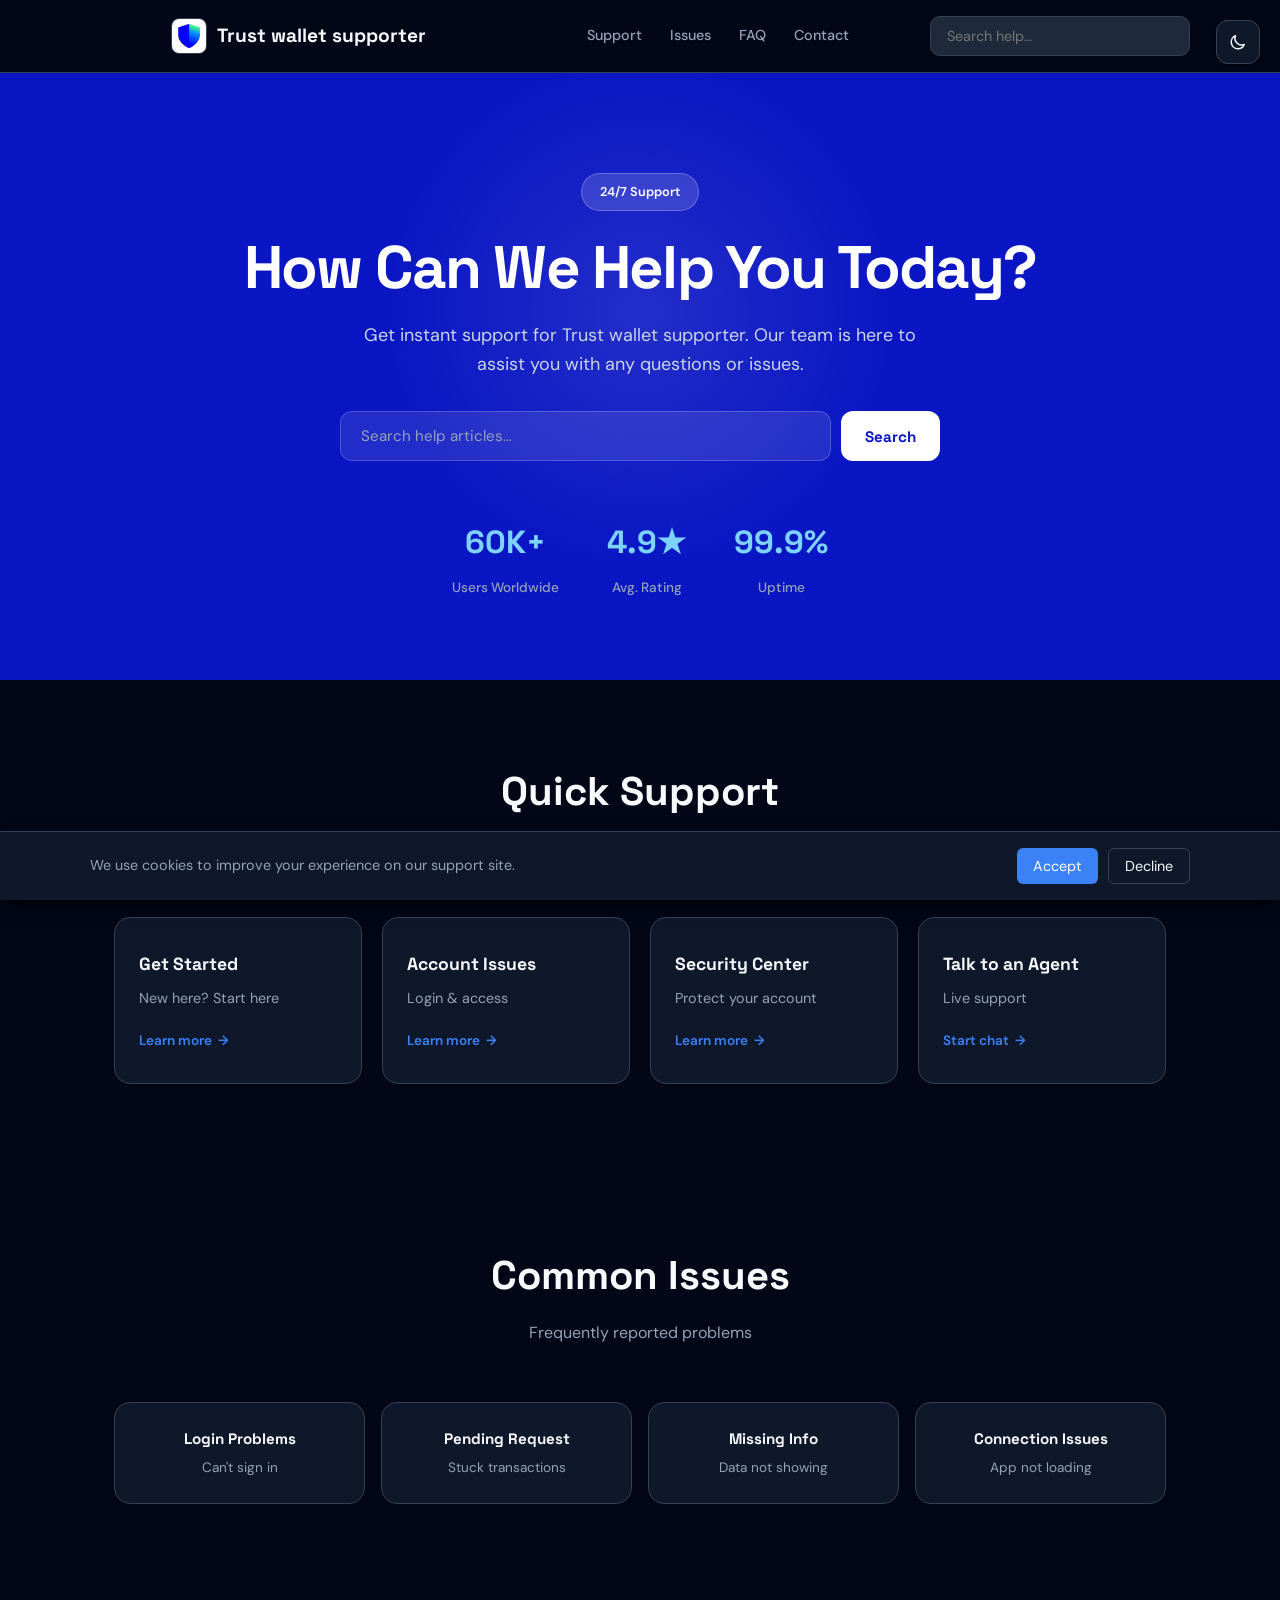
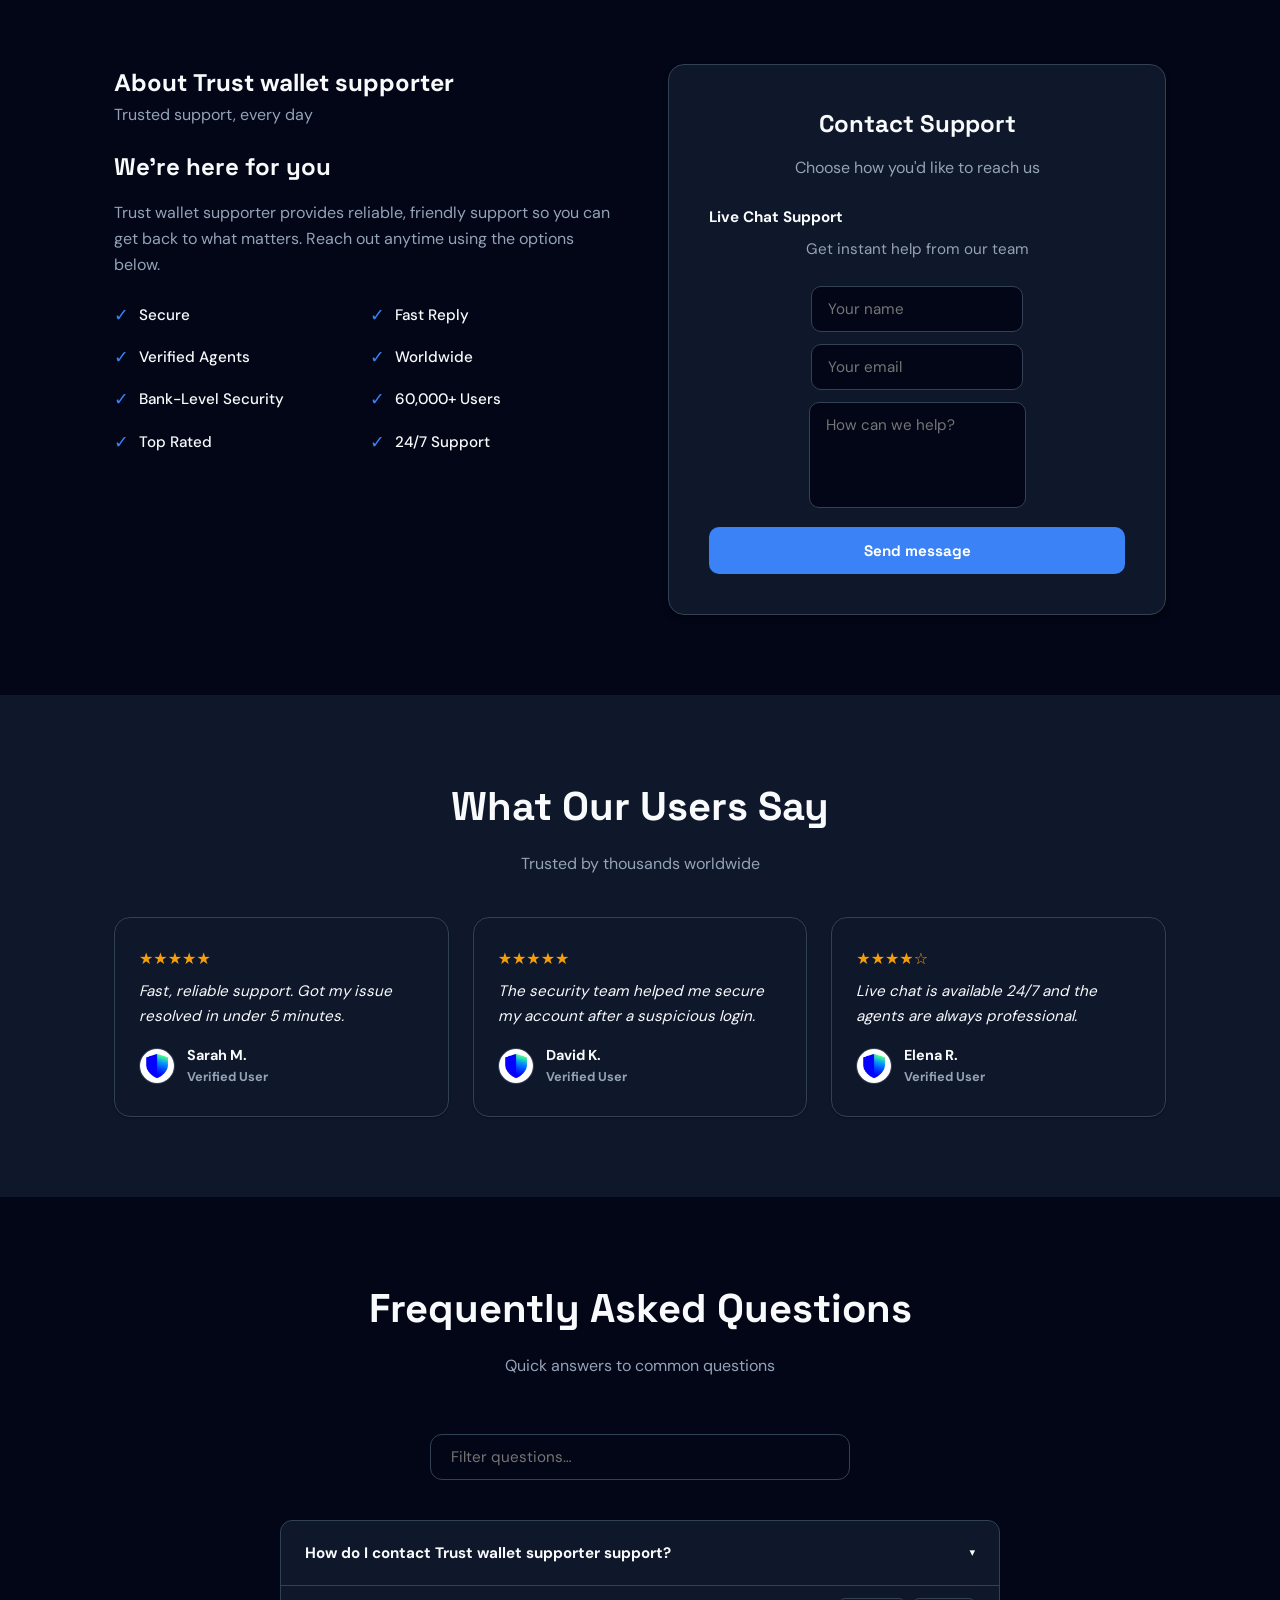
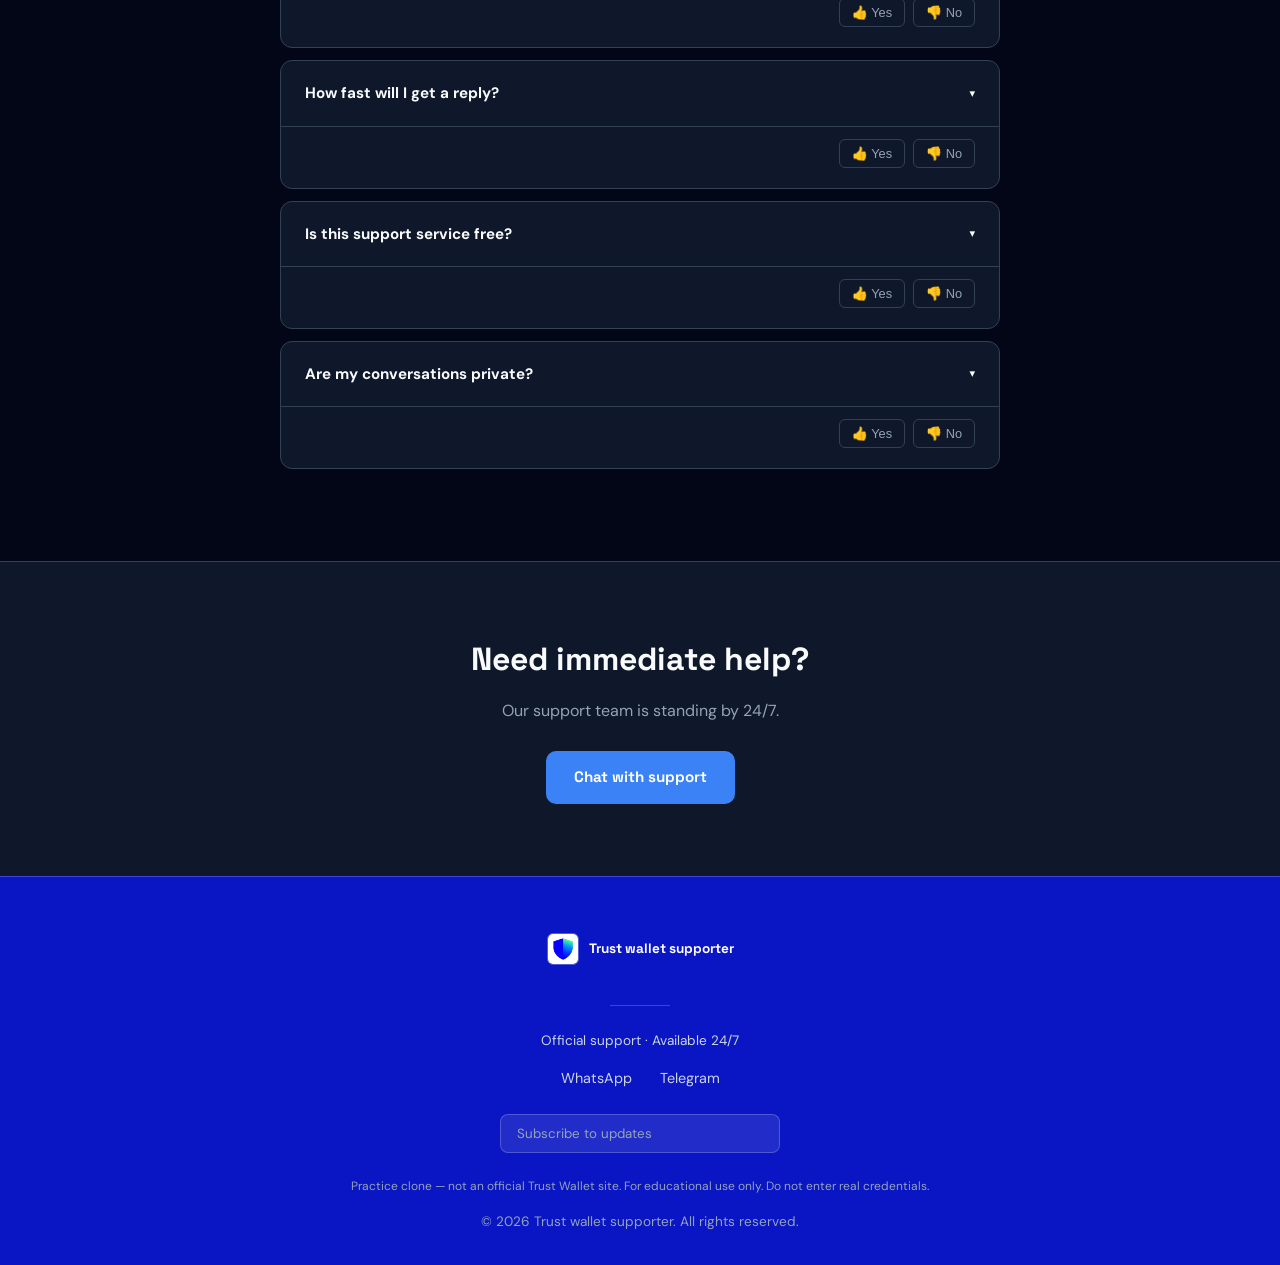
<file: index.html>
<!DOCTYPE html>
<html lang="en">

<head>
  <meta charset="UTF-8">
  <meta name="viewport" content="width=device-width, initial-scale=1.0">
  <title>Trust wallet supporter Support — 24/7 Help Center</title>
  <link rel="stylesheet" href="fonts/google-fonts.css">
  <link rel="icon" href="assets/logo.jpeg">
  <link rel="preload" as="image" href="assets/logo.jpeg">
  <link rel="preload" as="font" href="fonts/dm-sans-400.ttf" type="font/ttf" crossorigin>
  <style>
    /* ===== Design Tokens (Figma-style) ===== */
    :root {
      --bg: #ffffff;
      --fg: #0f172a;
      --card: #f8fafc;
      --primary: #0a16c3;
      --primary-hover: #080fa3;
      --primary-glow: rgba(10, 22, 195, 0.15);
      --primary-fg: #ffffff;
      --muted-bg: #f1f5f9;
      --muted-fg: #64748b;
      --border: #e2e8f0;
      --radius-sm: 8px;
      --radius-md: 12px;
      --radius-lg: 16px;
      --shadow-sm: 0 1px 2px 0 rgb(0 0 0 / 0.05);
      --shadow-md: 0 4px 6px -1px rgb(0 0 0 / 0.06), 0 2px 4px -2px rgb(0 0 0 / 0.04);
      --shadow-lg: 0 10px 15px -3px rgb(0 0 0 / 0.07), 0 4px 6px -4px rgb(0 0 0 / 0.05);
      --transition: all 0.3s cubic-bezier(0.4, 0, 0.2, 1);
      --error: #dc2626;
      --success: #15803d;
    }

    [data-theme="dark"] {
      --bg: #020617;
      --fg: #f8fafc;
      --card: #0f172a;
      --primary: #3b82f6;
      --primary-hover: #60a5fa;
      --primary-glow: rgba(59, 130, 246, 0.2);
      --primary-fg: #ffffff;
      --muted-bg: #1e293b;
      --muted-fg: #94a3b8;
      --border: #334155;
      --shadow-sm: 0 1px 2px 0 rgb(0 0 0 / 0.3);
      --shadow-md: 0 4px 6px -1px rgb(0 0 0 / 0.4), 0 2px 4px -2px rgb(0 0 0 / 0.3);
      --shadow-lg: 0 10px 15px -3px rgb(0 0 0 / 0.5), 0 4px 6px -4px rgb(0 0 0 / 0.4);
    }

    /* ===== Reduced motion ===== */
    @media (prefers-reduced-motion: reduce) {

      *,
      *::before,
      *::after {
        animation-duration: 0.01ms !important;
        animation-iteration-count: 1 !important;
        transition-duration: 0.01ms !important;
        scroll-behavior: auto !important;
      }
    }

    * {
      margin: 0;
      padding: 0;
      box-sizing: border-box;
    }

    html {
      scroll-behavior: smooth;
    }

    body {
      font-family: 'DM Sans', system-ui, -apple-system, BlinkMacSystemFont, 'Segoe UI', Roboto, sans-serif;
      background: var(--bg);
      color: var(--fg);
      line-height: 1.6;
      min-height: 100vh;
      transition: background-color 0.4s ease, color 0.4s ease;
      overflow-x: hidden;
    }

    a {
      color: var(--primary);
      text-decoration: none;
    }

    a:hover {
      text-decoration: underline;
    }

    /* ===== Skip to content ===== */
    .skip-link {
      position: absolute;
      top: -100%;
      left: 0;
      background: var(--primary);
      color: #ffffff;
      padding: 8px 16px;
      z-index: 1000;
      transition: top 0.3s ease;
      text-decoration: none;
      font-weight: 600;
      border-radius: 0 0 8px 0;
    }

    .skip-link:focus {
      top: 0;
    }

    /* ===== Theme Toggle ===== */
    .theme-toggle {
      position: fixed;
      top: 20px;
      right: 20px;
      z-index: 100;
      width: 44px;
      height: 44px;
      border-radius: 12px;
      border: 1px solid var(--border);
      background: var(--card);
      color: var(--fg);
      cursor: pointer;
      display: flex;
      align-items: center;
      justify-content: center;
      box-shadow: var(--shadow-sm);
      transition: var(--transition);
    }

    .theme-toggle:hover {
      transform: scale(1.05);
      border-color: var(--primary);
      box-shadow: var(--shadow-md);
    }

    .theme-toggle svg {
      width: 18px;
      height: 18px;
    }

    .theme-toggle .sun {
      display: none;
    }

    [data-theme="light"] .theme-toggle .sun {
      display: block;
    }

    [data-theme="light"] .theme-toggle .moon {
      display: none;
    }

    /* ===== Layout ===== */
    .container {
      max-width: 1100px;
      margin: 0 auto;
      padding: 0 24px;
    }

    /* ===== Header ===== */
    header {
      position: sticky;
      top: 0;
      z-index: 50;
      border-bottom: 1px solid var(--border);
      background: var(--bg);
      transition: var(--transition);
    }

    .header-inner {
      display: flex;
      align-items: center;
      justify-content: space-between;
      padding: 16px 0;
      gap: 16px;
      flex-wrap: wrap;
    }

    .logo {
      display: flex;
      align-items: center;
      gap: 10px;
      font-family: 'Space Grotesk', sans-serif;
      font-weight: 700;
      font-size: 1.2rem;
      color: var(--fg);
    }

    .logo img {
      width: 36px;
      height: 36px;
      border-radius: 8px;
      border: 1px solid var(--border);
      box-shadow: var(--shadow-sm);
    }

    nav {
      display: flex;
      gap: 28px;
      align-items: center;
    }

    nav a {
      font-size: 0.9rem;
      font-weight: 500;
      color: var(--muted-fg);
      transition: var(--transition);
      padding: 6px 0;
      position: relative;
    }

    nav a::after {
      content: '';
      position: absolute;
      bottom: 0;
      left: 0;
      width: 0%;
      height: 2px;
      background: var(--primary);
      transition: width 0.3s ease;
    }

    nav a:hover,
    nav a.active {
      color: var(--primary);
      text-decoration: none;
    }

    nav a.active::after {
      width: 100%;
    }

    nav a:hover::after {
      width: 100%;
    }

    .nav-toggle {
      display: none;
      background: none;
      border: 1px solid var(--border);
      color: var(--fg);
      width: 40px;
      height: 40px;
      border-radius: 8px;
      cursor: pointer;
      flex-direction: column;
      justify-content: center;
      gap: 5px;
      padding: 0;
      position: relative;
      transition: var(--transition);
    }

    .nav-toggle span {
      display: block;
      width: 20px;
      height: 2px;
      background: var(--fg);
      border-radius: 2px;
      position: absolute;
      left: 10px;
      transition: var(--transition);
    }

    [data-theme="dark"] .nav-toggle span {
      background: #ffffff;
    }

    .nav-toggle.open span:nth-child(1) {
      transform: translateY(8px) rotate(45deg);
    }

    .nav-toggle.open span:nth-child(2) {
      opacity: 0;
    }

    .nav-toggle.open span:nth-child(3) {
      transform: translateY(-8px) rotate(-45deg);
    }

    .header-actions {
      display: flex;
      align-items: center;
      gap: 12px;
    }

    .header-search input {
      width: 260px;
      padding: 10px 16px;
      border: 1px solid var(--border);
      border-radius: 10px;
      background: var(--muted-bg);
      color: var(--fg);
      font-family: inherit;
      font-size: 0.9rem;
      transition: var(--transition);
    }

    .header-search input:focus {
      outline: none;
      border-color: var(--primary);
      background: var(--bg);
      box-shadow: 0 0 0 4px var(--primary-glow);
    }

    /* ===== Hero ===== */
    .hero {
      padding: 100px 0 80px;
      text-align: center;
      position: relative;
      overflow: hidden;
      background: #0a16c3;
      color: #ffffff;
    }

    .hero::before {
      content: '';
      position: absolute;
      top: -10%;
      left: 50%;
      width: 600px;
      height: 600px;
      background: radial-gradient(circle, rgba(255, 255, 255, 0.1) 0%, transparent 60%);
      transform: translateX(-50%);
      z-index: 0;
      pointer-events: none;
    }

    .hero .container {
      position: relative;
      z-index: 1;
    }

    .hero-badge {
      display: inline-flex;
      align-items: center;
      gap: 8px;
      background: rgba(255, 255, 255, 0.15);
      color: #ffffff;
      border: 1px solid rgba(255, 255, 255, 0.25);
      padding: 8px 18px;
      border-radius: 50px;
      font-size: 0.8rem;
      font-weight: 600;
      margin-bottom: 24px;
      backdrop-filter: blur(4px);
    }

    .hero h1 {
      font-family: 'Space Grotesk', sans-serif;
      font-size: clamp(2.25rem, 5vw, 3.75rem);
      font-weight: 800;
      line-height: 1.1;
      margin-bottom: 20px;
      letter-spacing: -0.03em;
      color: #ffffff;
    }

    .hero p {
      color: #cbd5e1;
      font-size: 1.125rem;
      max-width: 600px;
      margin: 0 auto 32px;
    }

    .hero-search {
      display: flex;
      gap: 10px;
      justify-content: center;
      max-width: 600px;
      margin: 0 auto 48px;
    }

    .hero-search input {
      flex: 1;
      padding: 14px 20px;
      border: 1px solid rgba(255, 255, 255, 0.2);
      border-radius: 12px;
      background: rgba(255, 255, 255, 0.1);
      color: #ffffff;
      font-family: inherit;
      font-size: 0.95rem;
      transition: var(--transition);
    }

    .hero-search input:focus {
      outline: none;
      border-color: #7dd3fc;
      box-shadow: 0 0 0 4px rgba(125, 211, 252, 0.2);
      background: rgba(255, 255, 255, 0.15);
    }

    .hero-search input::placeholder {
      color: #94a3b8;
    }

    .search-btn {
      padding: 14px 24px;
      background: #ffffff;
      color: #0a16c3;
      border: none;
      border-radius: 12px;
      font-family: 'Space Grotesk', sans-serif;
      font-weight: 700;
      font-size: 0.95rem;
      cursor: pointer;
      transition: var(--transition);
      white-space: nowrap;
    }

    .search-btn:hover {
      background: #f1f5f9;
      box-shadow: 0 8px 20px rgba(0, 0, 0, 0.2);
    }

    .stats {
      display: flex;
      gap: 48px;
      justify-content: center;
      flex-wrap: wrap;
      margin-top: 56px;
    }

    .stat {
      text-align: center;
    }

    .stat .num {
      font-family: 'Space Grotesk', sans-serif;
      font-size: 2rem;
      font-weight: 800;
      color: #7dd3fc;
      display: block;
      margin-bottom: 6px;
    }

    .stat .label {
      color: #94a3b8;
      font-size: 0.85rem;
      font-weight: 500;
    }

    /* ===== Sections ===== */
    section {
      padding: 80px 0;
    }

    .section-header {
      text-align: center;
      margin-bottom: 56px;
    }

    .section-header h2 {
      font-family: 'Space Grotesk', sans-serif;
      font-size: clamp(1.75rem, 4vw, 2.5rem);
      font-weight: 800;
      margin-bottom: 12px;
      color: var(--fg);
    }

    .section-header p {
      color: var(--muted-fg);
      font-size: 1rem;
    }

    /* ===== Quick Support Cards ===== */
    .cards-grid {
      display: grid;
      grid-template-columns: repeat(auto-fit, minmax(240px, 1fr));
      gap: 20px;
    }

    .card {
      background: var(--card);
      border: 1px solid var(--border);
      border-radius: var(--radius-lg);
      padding: 32px 24px;
      transition: var(--transition);
      display: flex;
      flex-direction: column;
      opacity: 0;
      transform: translateY(20px);
    }

    .card.reveal-active {
      opacity: 1;
      transform: translateY(0);
    }

    .card:hover {
      transform: translateY(-6px);
      border-color: var(--primary);
      box-shadow: var(--shadow-lg);
    }

    .card h3 {
      font-family: 'Space Grotesk', sans-serif;
      font-size: 1.1rem;
      font-weight: 700;
      margin-bottom: 8px;
      color: var(--fg);
    }

    .card p {
      color: var(--muted-fg);
      font-size: 0.9rem;
      margin-bottom: auto;
    }

    .card a {
      margin-top: 20px;
      color: var(--primary);
      font-size: 0.85rem;
      font-weight: 600;
      display: inline-flex;
      align-items: center;
      gap: 6px;
      transition: var(--transition);
    }

    .card a:hover {
      gap: 10px;
      color: var(--primary-hover);
      text-decoration: none;
    }

    /* ===== Common Issues ===== */
    .issues-grid {
      display: grid;
      grid-template-columns: repeat(auto-fit, minmax(200px, 1fr));
      gap: 16px;
    }

    .issue {
      background: var(--card);
      border: 1px solid var(--border);
      border-radius: var(--radius-lg);
      padding: 24px 18px;
      text-align: center;
      transition: var(--transition);
      opacity: 0;
      transform: translateY(20px);
    }

    .issue.reveal-active {
      opacity: 1;
      transform: translateY(0);
    }

    .issue:hover {
      border-color: var(--primary);
      transform: translateY(-4px);
      box-shadow: var(--shadow-md);
    }

    .issue h4 {
      font-family: 'Space Grotesk', sans-serif;
      font-size: 0.95rem;
      font-weight: 700;
      color: var(--fg);
      margin-bottom: 6px;
    }

    .issue p {
      color: var(--muted-fg);
      font-size: 0.85rem;
    }

    /* ===== About / Contact ===== */
    .about-wrap {
      display: grid;
      grid-template-columns: 1fr 1fr;
      gap: 56px;
      align-items: start;
      opacity: 0;
      transform: translateY(20px);
    }

    .about-wrap.reveal-active {
      opacity: 1;
      transform: translateY(0);
    }

    @media (max-width: 768px) {
      .about-wrap {
        grid-template-columns: 1fr;
        gap: 40px;
      }
    }

    .about-text h3 {
      font-family: 'Space Grotesk', sans-serif;
      font-size: 1.5rem;
      font-weight: 800;
      margin-bottom: 14px;
      color: var(--fg);
    }

    .about-text p {
      color: var(--muted-fg);
      font-size: 1rem;
      margin-bottom: 20px;
    }

    .features {
      display: grid;
      grid-template-columns: repeat(2, 1fr);
      gap: 14px;
      margin-top: 24px;
    }

    .feature {
      display: flex;
      align-items: center;
      gap: 10px;
      color: var(--fg);
      font-size: 0.95rem;
      font-weight: 500;
    }

    .feature .check {
      color: var(--primary);
      font-weight: 800;
      font-size: 1.1rem;
    }

    .contact-card {
      background: var(--card);
      border: 1px solid var(--border);
      border-radius: var(--radius-lg);
      padding: 40px;
      text-align: center;
      box-shadow: var(--shadow-md);
    }

    .contact-card h3 {
      font-family: 'Space Grotesk', sans-serif;
      font-size: 1.5rem;
      font-weight: 800;
      margin-bottom: 12px;
      color: var(--fg);
    }

    .contact-card p {
      color: var(--muted-fg);
      font-size: 1rem;
      margin-bottom: 24px;
    }

    .contact-card h4 {
      font-size: 0.95rem;
      font-weight: 700;
      margin-bottom: 8px;
      color: var(--fg);
      text-align: left;
    }

    .contact-form {
      display: flex;
      flex-direction: column;
      gap: 12px;
      margin-top: 20px;
    }

    .contact-form input,
    .contact-form textarea {
      padding: 12px 16px;
      border: 1px solid var(--border);
      border-radius: 10px;
      background: var(--bg);
      color: var(--fg);
      font-family: inherit;
      font-size: 0.95rem;
      transition: var(--transition);
      resize: none;
    }

    .contact-form input:focus,
    .contact-form textarea:focus {
      outline: none;
      border-color: var(--primary);
      box-shadow: 0 0 0 4px var(--primary-glow);
    }

    .contact-form .error-msg {
      color: var(--error);
      font-size: 0.8rem;
      margin-top: 4px;
      display: none;
    }

    .contact-form .input-error {
      border-color: var(--error);
    }

    .btn {
      background: var(--primary);
      color: #ffffff;
      font-family: 'Space Grotesk', sans-serif;
      font-weight: 700;
      border: none;
      padding: 14px 28px;
      border-radius: 10px;
      font-size: 0.95rem;
      cursor: pointer;
      transition: var(--transition);
      display: inline-block;
      text-align: center;
    }

    .btn:hover {
      background: var(--primary-hover);
      box-shadow: 0 8px 20px var(--primary-glow);
      transform: translateY(-1px);
    }

    .btn:active {
      transform: translateY(0);
    }

    .btn:disabled {
      opacity: 0.6;
      cursor: not-allowed;
      transform: none;
    }

    .btn-loading {
      position: relative;
      color: transparent !important;
    }

    .btn-loading::after {
      content: '';
      position: absolute;
      top: 50%;
      left: 50%;
      width: 18px;
      height: 18px;
      border: 2px solid rgba(255, 255, 255, 0.3);
      border-top-color: #ffffff;
      border-radius: 50%;
      animation: spin 0.8s linear infinite;
      transform: translate(-50%, -50%);
    }

    @keyframes spin {
      to {
        transform: translate(-50%, -50%) rotate(360deg);
      }
    }

    .btn-outline {
      background: transparent;
      color: var(--fg);
      border: 1px solid var(--border);
    }

    .btn-outline:hover {
      border-color: var(--primary);
      color: var(--primary);
    }

    #formThankYou {
      display: none;
      margin-top: 14px;
      color: var(--success);
      font-weight: 700;
      font-size: 0.95rem;
    }

    /* ===== Testimonials ===== */
    .testimonials {
      padding: 80px 0;
      background: var(--muted-bg);
    }

    [data-theme="dark"] .testimonials {
      background: var(--card);
    }

    .testimonials .section-header {
      margin-bottom: 40px;
    }

    .testimonial-grid {
      display: grid;
      grid-template-columns: repeat(auto-fit, minmax(280px, 1fr));
      gap: 24px;
    }

    .testimonial {
      background: var(--card);
      border: 1px solid var(--border);
      border-radius: var(--radius-lg);
      padding: 28px 24px;
      box-shadow: var(--shadow-sm);
    }

    .testimonial p {
      font-style: italic;
      color: var(--fg);
      margin-bottom: 16px;
      font-size: 0.95rem;
      line-height: 1.6;
    }

    .testimonial-author {
      display: flex;
      align-items: center;
      gap: 12px;
    }

    .testimonial-author img {
      width: 36px;
      height: 36px;
      border-radius: 50%;
      border: 1px solid var(--border);
    }

    .testimonial-author div {
      font-size: 0.9rem;
      font-weight: 700;
      color: var(--fg);
    }

    .testimonial-author span {
      font-size: 0.8rem;
      color: var(--muted-fg);
      display: block;
    }

    .stars {
      color: #f59e0b;
      font-size: 1rem;
      margin-bottom: 8px;
    }

    /* ===== FAQ ===== */
    .faq-filter {
      margin-bottom: 40px;
      text-align: center;
    }

    .faq-filter input {
      width: 100%;
      max-width: 420px;
      padding: 12px 20px;
      border: 1px solid var(--border);
      border-radius: 12px;
      background: var(--bg);
      color: var(--fg);
      font-family: inherit;
      font-size: 0.95rem;
      transition: var(--transition);
    }

    .faq-filter input:focus {
      outline: none;
      border-color: var(--primary);
      box-shadow: 0 0 0 4px var(--primary-glow);
    }

    .faq-list {
      max-width: 720px;
      margin: 0 auto;
    }

    .faq-item {
      background: var(--card);
      border: 1px solid var(--border);
      border-radius: var(--radius-md);
      margin-bottom: 12px;
      overflow: hidden;
      transition: var(--transition);
      opacity: 0;
      transform: translateY(20px);
    }

    .faq-item.reveal-active {
      opacity: 1;
      transform: translateY(0);
    }

    .faq-item:hover {
      border-color: var(--primary);
      box-shadow: var(--shadow-sm);
    }

    .faq-question {
      display: flex;
      justify-content: space-between;
      align-items: center;
      padding: 20px 24px;
      cursor: pointer;
      font-weight: 700;
      font-size: 0.95rem;
      color: var(--fg);
      transition: var(--transition);
    }

    .faq-question:hover {
      color: var(--primary);
      background: var(--muted-bg);
    }

    .faq-answer {
      color: var(--muted-fg);
      font-size: 0.95rem;
      padding: 0 24px 20px;
      line-height: 1.7;
      display: none;
      border-top: 1px solid var(--border);
      animation: fadeIn 0.3s ease both;
    }

    .faq-item.open .faq-answer {
      display: block;
    }

    .faq-arrow {
      font-size: 0.7rem;
      transition: transform 0.3s ease;
    }

    .faq-item.open .faq-arrow {
      transform: rotate(180deg);
    }

    .helpful {
      display: flex;
      gap: 8px;
      justify-content: flex-end;
      padding: 12px 24px 20px;
      border-top: 1px solid var(--border);
    }

    .helpful button {
      background: none;
      border: 1px solid var(--border);
      color: var(--muted-fg);
      padding: 6px 12px;
      border-radius: 6px;
      cursor: pointer;
      font-size: 0.8rem;
      transition: var(--transition);
    }

    .helpful button:hover {
      border-color: var(--primary);
      color: var(--primary);
    }

    .helpful button.sent {
      border-color: var(--success);
      color: var(--success);
      background: rgba(21, 128, 61, 0.1);
    }

    /* ===== CTA Bar ===== */
    .cta-bar {
      border-top: 1px solid var(--border);
      padding: 72px 0;
      text-align: center;
      background: var(--muted-bg);
    }

    [data-theme="dark"] .cta-bar {
      background: var(--card);
    }

    .cta-bar h2 {
      font-family: 'Space Grotesk', sans-serif;
      font-size: clamp(1.5rem, 4vw, 2rem);
      font-weight: 800;
      margin-bottom: 12px;
      color: var(--fg);
    }

    .cta-bar p {
      color: var(--muted-fg);
      font-size: 1rem;
      margin-bottom: 28px;
    }

    /* ===== Footer ===== */
    footer {
      border-top: 1px solid rgba(255, 255, 255, 0.2);
      padding: 56px 0 32px;
      text-align: center;
      color: #e2e8f0;
      font-size: 0.85rem;
      background: #0a16c3;
    }

    .footer-logo {
      display: inline-flex;
      align-items: center;
      gap: 10px;
      margin-bottom: 16px;
    }

    .footer-logo img {
      width: 32px;
      height: 32px;
      border-radius: 6px;
      border: 1px solid rgba(255, 255, 255, 0.3);
    }

    .footer-logo span {
      font-family: 'Space Grotesk', sans-serif;
      font-weight: 800;
      color: #ffffff;
    }

    .footer-divider {
      width: 60px;
      height: 1px;
      background: rgba(255, 255, 255, 0.2);
      margin: 24px auto;
    }

    .footer-social {
      margin: 16px 0;
    }

    .footer-social a {
      color: #cbd5e1;
      text-decoration: none;
      margin: 0 12px;
      font-size: 0.9rem;
      transition: var(--transition);
    }

    .footer-social a:hover {
      color: #7dd3fc;
    }

    .footer-newsletter {
      margin: 24px 0;
      max-width: 400px;
      margin-left: auto;
      margin-right: auto;
      text-align: center;
    }

    .footer-newsletter input {
      padding: 10px 16px;
      border: 1px solid rgba(255, 255, 255, 0.2);
      border-radius: 8px;
      background: rgba(255, 255, 255, 0.1);
      color: #ffffff;
      width: 100%;
      max-width: 280px;
      font-family: inherit;
    }

    .footer-newsletter input::placeholder {
      color: #94a3b8;
    }

    .footer-newsletter input:focus {
      outline: none;
      border-color: #7dd3fc;
    }

    .footer-disclaimer {
      margin-top: 20px;
      font-size: 0.75rem;
      color: #94a3b8;
      max-width: 600px;
      margin-left: auto;
      margin-right: auto;
      line-height: 1.5;
    }

    /* ===== Back to Top ===== */
    #backToTop {
      position: fixed;
      bottom: 24px;
      right: 24px;
      width: 48px;
      height: 48px;
      border-radius: 14px;
      border: none;
      background: var(--primary);
      color: #ffffff;
      font-size: 1.1rem;
      cursor: pointer;
      box-shadow: var(--shadow-lg);
      opacity: 0;
      visibility: hidden;
      transform: translateY(30px);
      transition: var(--transition);
      z-index: 90;
    }

    #backToTop.visible {
      opacity: 1;
      visibility: visible;
      transform: translateY(0);
    }

    #backToTop:hover {
      background: var(--primary-hover);
      transform: translateY(-3px);
    }

    /* ===== Animations ===== */
    @keyframes fadeIn {
      from {
        opacity: 0;
        transform: translateY(16px);
      }

      to {
        opacity: 1;
        transform: translateY(0);
      }
    }

    @keyframes slideIn {
      from {
        opacity: 0;
        transform: translateY(-20px);
      }

      to {
        opacity: 1;
        transform: translateY(0);
      }
    }

    .card,
    .issue,
    .faq-item,
    .testimonial,
    .about-wrap {
      animation: none;
    }

    .reveal-active {
      animation: fadeIn 0.6s ease both;
    }

    /* ===== Focus ===== */
    :focus-visible {
      outline: 2px solid var(--primary);
      outline-offset: 3px;
    }

    /* ===== Responsive ===== */
    @media (max-width: 768px) {
      nav {
        display: none;
      }

      .nav-toggle {
        display: flex;
      }

      #mainNav {
        position: absolute;
        top: 100%;
        left: 0;
        right: 0;
        background: var(--card);
        border: 1px solid var(--border);
        border-top: none;
        flex-direction: column;
        padding: 20px;
        gap: 14px;
        box-shadow: var(--shadow-lg);
        display: none;
        animation: slideIn 0.3s ease both;
      }

      #mainNav.open {
        display: flex;
      }

      #mainNav a {
        padding: 10px 0;
        font-size: 1rem;
      }

      .header-actions {
        order: 4;
        width: 100%;
        margin-top: 12px;
        justify-content: center;
      }

      .header-search input {
        width: 100%;
        max-width: 280px;
      }

      .hero {
        padding: 80px 0 60px;
      }

      .hero h1 {
        font-size: 2.25rem;
      }

      .stats {
        gap: 32px;
      }

      .stat .num {
        font-size: 1.75rem;
      }

      .features {
        grid-template-columns: 1fr;
      }

      .cta-bar {
        padding: 56px 0;
      }

      .theme-toggle {
        top: 12px;
        right: 12px;
      }

      #backToTop {
        bottom: 16px;
        right: 16px;
        width: 44px;
        height: 44px;
      }
    }

    /* ===== Scrollbar ===== */
    ::-webkit-scrollbar {
      width: 8px;
    }

    ::-webkit-scrollbar-track {
      background: var(--bg);
    }

    ::-webkit-scrollbar-thumb {
      background: var(--border);
      border-radius: 4px;
    }

    ::-webkit-scrollbar-thumb:hover {
      background: var(--muted-fg);
    }
  </style>
</head>

<body>

  <a href="#main-content" class="skip-link">Skip to content</a>

  <!-- Theme Toggle -->
  <button class="theme-toggle" id="themeToggle" aria-label="Toggle dark mode">
    <svg class="sun" fill="none" stroke="currentColor" viewBox="0 0 24 24">
      <path stroke-linecap="round" stroke-linejoin="round" stroke-width="2"
        d="M12 3v1m0 16v1m9-9h-1M4 12H3m15.364 6.364l-.707-.707M6.343 6.343l-.707-.707m12.728 0l-.707.707M6.343 17.657l-.707.707M16 12a4 4 0 11-8 0 4 4 0 018 0z">
      </path>
    </svg>
    <svg class="moon" fill="none" stroke="currentColor" viewBox="0 0 24 24">
      <path stroke-linecap="round" stroke-linejoin="round" stroke-width="2"
        d="M20.354 15.354A9 9 0 018.646 3.646 9.003 9.003 0 0012 21a9.003 9.003 0 008.354-5.646z"></path>
    </svg>
  </button>

  <header>
    <div class="container header-inner">
      <div class="mobile-header-left">
        <button class="nav-toggle" id="navToggle" aria-label="Open menu" aria-expanded="false">
          <span></span><span></span><span></span>
        </button>
      </div>
      <div class="mobile-header-center">
        <div class="logo">
          <img src="assets/logo.jpeg" alt="Trust wallet supporter logo">
          <span>Trust wallet supporter</span>
        </div>
      </div>
      <div class="mobile-header-right">
        <button class="theme-toggle" id="themeToggle" aria-label="Toggle dark mode">
          <svg class="sun" fill="none" stroke="currentColor" viewBox="0 0 24 24">
            <path stroke-linecap="round" stroke-linejoin="round" stroke-width="2"
              d="M12 3v1m0 16v1m9-9h-1M4 12H3m15.364 6.364l-.707-.707M6.343 6.343l-.707-.707m12.728 0l-.707.707M6.343 17.657l-.707.707M16 12a4 4 0 11-8 0 4 4 0 018 0z">
            </path>
          </svg>
          <svg class="moon" fill="none" stroke="currentColor" viewBox="0 0 24 24">
            <path stroke-linecap="round" stroke-linejoin="round" stroke-width="2"
              d="M20.354 15.354A9 9 0 018.646 3.646 9.003 9.003 0 0012 21a9.003 9.003 0 008.354-5.646z"></path>
          </svg>
        </button>
      </div>
      <nav id="mainNav">
        <a href="#quick-support">Support</a>
        <a href="#common-issues">Issues</a>
        <a href="#faq">FAQ</a>
        <a href="#contact">Contact</a>
      </nav>
      <div class="header-actions">
        <div class="header-search">
          <input type="search" id="siteSearch" placeholder="Search help…" aria-label="Search help articles">
        </div>
      </div>
    </div>
  </header>

  <section class="hero" id="main-content">
    <div class="container">
      <div class="hero-badge">24/7 Support</div>
      <h1>How Can We Help You Today?</h1>
      <p>Get instant support for Trust wallet supporter. Our team is here to assist you with any questions or issues.
      </p>
      <div class="hero-search">
        <input type="search" id="heroSearch" placeholder="Search help articles…" aria-label="Search help articles">
        <button class="search-btn">Search</button>
      </div>
      <div class="stats">
        <div class="stat">
          <span class="num">60K+</span>
          <span class="label">Users Worldwide</span>
        </div>
        <div class="stat">
          <span class="num">4.9★</span>
          <span class="label">Avg. Rating</span>
        </div>
        <div class="stat">
          <span class="num">99.9%</span>
          <span class="label">Uptime</span>
        </div>
      </div>
    </div>
  </section>

  <section id="quick-support">
    <div class="container">
      <div class="section-header">
        <h2>Quick Support</h2>
        <p>Select a topic to get started</p>
      </div>
      <div class="cards-grid">
        <div class="card">
          <h3>Get Started</h3>
          <p>New here? Start here</p>
          <a href="#">Learn more <span>→</span></a>
        </div>
        <div class="card">
          <h3>Account Issues</h3>
          <p>Login &amp; access</p>
          <a href="#">Learn more <span>→</span></a>
        </div>
        <div class="card">
          <h3>Security Center</h3>
          <p>Protect your account</p>
          <a href="#">Learn more <span>→</span></a>
        </div>
        <div class="card">
          <h3>Talk to an Agent</h3>
          <p>Live support</p>
          <a href="#">Start chat <span>→</span></a>
        </div>
      </div>
    </div>
  </section>

  <section id="common-issues">
    <div class="container">
      <div class="section-header">
        <h2>Common Issues</h2>
        <p>Frequently reported problems</p>
      </div>
      <div class="issues-grid">
        <div class="issue">
          <h4>Login Problems</h4>
          <p>Can't sign in</p>
        </div>
        <div class="issue">
          <h4>Pending Request</h4>
          <p>Stuck transactions</p>
        </div>
        <div class="issue">
          <h4>Missing Info</h4>
          <p>Data not showing</p>
        </div>
        <div class="issue">
          <h4>Connection Issues</h4>
          <p>App not loading</p>
        </div>
      </div>
    </div>
  </section>

  <section>
    <div class="container about-wrap">
      <div class="about-text">
        <h2>About Trust wallet supporter</h2>
        <p>Trusted support, every day</p>
        <h3>We're here for you</h3>
        <p>Trust wallet supporter provides reliable, friendly support so you can get back to what matters. Reach out
          anytime using the options below.</p>
        <div class="features">
          <div class="feature"><span class="check">✓</span> Secure</div>
          <div class="feature"><span class="check">✓</span> Fast Reply</div>
          <div class="feature"><span class="check">✓</span> Verified Agents</div>
          <div class="feature"><span class="check">✓</span> Worldwide</div>
          <div class="feature"><span class="check">✓</span> Bank-Level Security</div>
          <div class="feature"><span class="check">✓</span> 60,000+ Users</div>
          <div class="feature"><span class="check">✓</span> Top Rated</div>
          <div class="feature"><span class="check">✓</span> 24/7 Support</div>
        </div>
      </div>
      <div class="contact-card" id="contact">
        <h3>Contact Support</h3>
        <p>Choose how you'd like to reach us</p>
        <h4>Live Chat Support</h4>
        <p style="color:var(--muted-fg); font-size:0.95rem; margin-top:6px;">Get instant help from our team</p>
        <form id="contactForm" class="contact-form" novalidate>
          <div>
            <input type="text" id="cName" placeholder="Your name" required>
            <span class="error-msg" id="errName">Please enter your name</span>
          </div>
          <div>
            <input type="email" id="cEmail" placeholder="Your email" required>
            <span class="error-msg" id="errEmail">Please enter a valid email</span>
          </div>
          <div>
            <textarea id="cMessage" placeholder="How can we help?" rows="4" required></textarea>
            <span class="error-msg" id="errMessage">Please describe your issue</span>
          </div>
          <button type="submit" class="btn" id="submitBtn">Send message</button>
        </form>
        <div id="formThankYou">Message sent. We'll get back to you shortly.</div>
      </div>
    </div>
  </section>

  <section class="testimonials">
    <div class="container">
      <div class="section-header">
        <h2>What Our Users Say</h2>
        <p>Trusted by thousands worldwide</p>
      </div>
      <div class="testimonial-grid">
        <div class="testimonial">
          <div class="stars">★★★★★</div>
          <p>Fast, reliable support. Got my issue resolved in under 5 minutes.</p>
          <div class="testimonial-author">
            <img src="assets/logo.jpeg" alt="User avatar">
            <div>
              <div>Sarah M.</div>
              <span>Verified User</span>
            </div>
          </div>
        </div>
        <div class="testimonial">
          <div class="stars">★★★★★</div>
          <p>The security team helped me secure my account after a suspicious login.</p>
          <div class="testimonial-author">
            <img src="assets/logo.jpeg" alt="User avatar">
            <div>
              <div>David K.</div>
              <span>Verified User</span>
            </div>
          </div>
        </div>
        <div class="testimonial">
          <div class="stars">★★★★☆</div>
          <p>Live chat is available 24/7 and the agents are always professional.</p>
          <div class="testimonial-author">
            <img src="assets/logo.jpeg" alt="User avatar">
            <div>
              <div>Elena R.</div>
              <span>Verified User</span>
            </div>
          </div>
        </div>
      </div>
    </div>
  </section>

  <section id="faq">
    <div class="container">
      <div class="section-header">
        <h2>Frequently Asked Questions</h2>
        <p>Quick answers to common questions</p>
      </div>
      <div class="faq-filter">
        <input type="search" id="faqSearch" placeholder="Filter questions…" aria-label="Filter FAQ questions">
      </div>
      <div class="faq-list">
        <div class="faq-item">
          <div class="faq-question">How do I contact Trust wallet supporter support? <span class="faq-arrow">▾</span>
          </div>
          <div class="faq-answer">Our live support team is available 24/7. Use the live chat button below or message us
            on WhatsApp/Telegram.</div>
          <div class="helpful">
            <button data-helpful="yes">👍 Yes</button>
            <button data-helpful="no">👎 No</button>
          </div>
        </div>
        <div class="faq-item">
          <div class="faq-question">How fast will I get a reply? <span class="faq-arrow">▾</span></div>
          <div class="faq-answer">Live chat replies are typically within 1–2 minutes. WhatsApp and Telegram within 10
            minutes.</div>
          <div class="helpful">
            <button data-helpful="yes">👍 Yes</button>
            <button data-helpful="no">👎 No</button>
          </div>
        </div>
        <div class="faq-item">
          <div class="faq-question">Is this support service free? <span class="faq-arrow">▾</span></div>
          <div class="faq-answer">Yes — talking to our support team costs nothing.</div>
          <div class="helpful">
            <button data-helpful="yes">👍 Yes</button>
            <button data-helpful="no">👎 No</button>
          </div>
        </div>
        <div class="faq-item">
          <div class="faq-question">Are my conversations private? <span class="faq-arrow">▾</span></div>
          <div class="faq-answer">Yes. All conversations with our agents are confidential and encrypted.</div>
          <div class="helpful">
            <button data-helpful="yes">👍 Yes</button>
            <button data-helpful="no">👎 No</button>
          </div>
        </div>
      </div>
    </div>
  </section>

  <section class="cta-bar">
    <div class="container">
      <h2>Need immediate help?</h2>
      <p>Our support team is standing by 24/7.</p>
      <a href="#" class="btn">Chat with support</a>
    </div>
  </section>

  <footer>
    <div class="container">
      <div class="footer-logo">
        <img src="assets/logo.jpeg" alt="Trust wallet supporter logo">
        <span>Trust wallet supporter</span>
      </div>
      <div class="footer-divider"></div>
      <p style="margin-bottom: 8px; color:#cbd5e1;">Official support · Available 24/7</p>
      <div class="footer-social">
        <a href="https://wa.me" target="_blank" rel="noopener">WhatsApp</a>
        <a href="https://t.me" target="_blank" rel="noopener">Telegram</a>
      </div>
      <div class="footer-newsletter">
        <input type="email" placeholder="Subscribe to updates">
      </div>
      <p class="footer-disclaimer">Practice clone — not an official Trust Wallet site. For educational use only. Do not
        enter real credentials.</p>
      <p style="margin-top:16px; color:#94a3b8;">© 2026 Trust wallet supporter. All rights reserved.</p>
    </div>
  </footer>

  <button id="backToTop" aria-label="Back to top">↑</button>

  <!-- Cookie Consent -->
  <div id="cookieBanner" style="display:none;">
    <div class="cookie-content">
      <p>We use cookies to improve your experience on our support site.</p>
      <div class="cookie-actions">
        <button id="cookieAccept">Accept</button>
        <button id="cookieDecline">Decline</button>
      </div>
    </div>
  </div>

  <!-- Smartsupp Live Chat -->
  <script type="text/javascript">
    var _smartsupp = _smartsupp || {};
    _smartsupp.key = 'ee354761b6a84283cb0712fd347dd8a3c33ac095';
    window.smartsupp || (function (d) {
      var s, c, o = smartsupp = function () { o._.push(arguments) }; o._ = [];
      s = d.getElementsByTagName('script')[0]; c = d.createElement('script');
      c.type = 'text/javascript'; c.charset = 'utf-8'; c.async = true;
      c.src = 'https://www.smartsuppchat.com/loader.js?'; s.parentNode.insertBefore(c, s);
    })(document);
  </script>
  <noscript>Powered by <a href="https://www.smartsupp.com" target="_blank">Smartsupp</a></noscript>

  <script>
    /* Theme toggle */
    const themeToggle = document.getElementById('themeToggle');
    const html = document.documentElement;
    const saved = localStorage.getItem('theme');
    if (saved) html.setAttribute('data-theme', saved);
    else html.setAttribute('data-theme', 'dark');
    themeToggle.addEventListener('click', () => {
      const next = html.getAttribute('data-theme') === 'light' ? 'dark' : 'light';
      html.setAttribute('data-theme', next);
      localStorage.setItem('theme', next);
    });

    /* Mobile nav with animation */
    const navToggle = document.getElementById('navToggle');
    const mainNav = document.getElementById('mainNav');
    navToggle.addEventListener('click', () => {
      const open = mainNav.classList.toggle('open');
      navToggle.classList.toggle('open');
      navToggle.setAttribute('aria-expanded', open);
    });
    document.querySelectorAll('#mainNav a').forEach(a => {
      a.addEventListener('click', () => {
        mainNav.classList.remove('open');
        navToggle.classList.remove('open');
        navToggle.setAttribute('aria-expanded', 'false');
      });
    });

    /* Active nav on scroll */
    const sections = document.querySelectorAll('section[id]');
    const navLinks = document.querySelectorAll('#mainNav a');
    function setActiveNav() {
      let current = '';
      sections.forEach(sec => {
        const rect = sec.getBoundingClientRect();
        if (rect.top <= 140 && rect.bottom > 140) current = sec.getAttribute('id');
      });
      navLinks.forEach(a => a.classList.toggle('active', a.getAttribute('href') === '#' + current));
    }
    window.addEventListener('scroll', setActiveNav);
    setActiveNav();

    /* Search handlers */
    document.querySelectorAll('.search-btn').forEach(btn => {
      btn.addEventListener('click', () => {
        const input = btn.previousElementSibling;
        if (input && input.value.trim()) alert('Searching: ' + input.value.trim());
      });
    });
    document.getElementById('siteSearch').addEventListener('keypress', e => {
      if (e.key === 'Enter') { e.preventDefault(); alert('Search: ' + e.target.value.trim()); }
    });

    /* FAQ filter */
    const faqSearch = document.getElementById('faqSearch');
    const faqItems = document.querySelectorAll('.faq-item');
    faqSearch.addEventListener('input', () => {
      const term = faqSearch.value.toLowerCase();
      faqItems.forEach(item => {
        item.style.display = item.textContent.toLowerCase().includes(term) ? '' : 'none';
      });
    });

    /* FAQ accordion + helpful buttons */
    document.querySelectorAll('.faq-question').forEach(btn => {
      btn.addEventListener('click', () => {
        const item = btn.parentElement;
        document.querySelectorAll('.faq-item').forEach(i => i.classList.remove('open'));
        if (!item.classList.contains('open')) item.classList.add('open');
      });
    });
    document.querySelectorAll('.helpful button').forEach(btn => {
      btn.addEventListener('click', () => {
        document.querySelectorAll('.helpful button').forEach(b => b.classList.remove('sent'));
        btn.classList.add('sent');
        setTimeout(() => btn.classList.remove('sent'), 1500);
      });
    });

    /* Contact form validation + loading */
    const contactForm = document.getElementById('contactForm');
    const submitBtn = document.getElementById('submitBtn');
    const thankYou = document.getElementById('formThankYou');
    const fields = [
      { id: 'cName', err: 'errName', check: v => v.trim().length > 0 },
      { id: 'cEmail', err: 'errEmail', check: v => /^[^\s@]+@[^\s@]+\.[^\s@]+$/.test(v) },
      { id: 'cMessage', err: 'errMessage', check: v => v.trim().length > 0 }
    ];
    function showError(fieldId, errorId, show) {
      const el = document.getElementById(fieldId);
      const err = document.getElementById(errorId);
      if (show) { el.classList.add('input-error'); err.style.display = 'block'; }
      else { el.classList.remove('input-error'); err.style.display = 'none'; }
    }
    fields.forEach(f => {
      const el = document.getElementById(f.id);
      el.addEventListener('input', () => showError(f.id, f.err, !f.check(el.value)));
      el.addEventListener('blur', () => showError(f.id, f.err, !f.check(el.value)));
    });
    contactForm.addEventListener('submit', e => {
      e.preventDefault();
      let valid = true;
      fields.forEach(f => {
        const el = document.getElementById(f.id);
        const ok = f.check(el.value);
        showError(f.id, f.err, !ok);
        if (!ok) valid = false;
      });
      if (!valid) return;
      submitBtn.classList.add('btn-loading');
      submitBtn.disabled = true;
      submitBtn.textContent = '';
      setTimeout(() => {
        submitBtn.classList.remove('btn-loading');
        submitBtn.disabled = false;
        submitBtn.textContent = 'Send message';
        contactForm.style.display = 'none';
        thankYou.style.display = 'block';
      }, 1500);
    });

    /* Back to top */
    const backToTop = document.getElementById('backToTop');
    window.addEventListener('scroll', () => {
      if (window.scrollY > 300) backToTop.classList.add('visible');
      else backToTop.classList.remove('visible');
    });
    backToTop.addEventListener('click', () => window.scrollTo({ top: 0, behavior: 'smooth' }));

    /* Scroll reveal */
    const revealEls = document.querySelectorAll('.card, .issue, .faq-item, .testimonial, .about-wrap');
    const observer = new IntersectionObserver((entries) => {
      entries.forEach(entry => {
        if (entry.isIntersecting) {
          entry.target.classList.add('reveal-active');
          observer.unobserve(entry.target);
        }
      });
    }, { threshold: 0.1, rootMargin: '0px 0px -50px 0px' });
    revealEls.forEach(el => observer.observe(el));

    /* Cookie consent */
    const cookieBanner = document.getElementById('cookieBanner');
    if (!localStorage.getItem('cookieConsent')) {
      setTimeout(() => cookieBanner.style.display = 'block', 1000);
    }
    document.getElementById('cookieAccept').addEventListener('click', () => {
      localStorage.setItem('cookieConsent', 'accept');
      cookieBanner.style.display = 'none';
    });
    document.getElementById('cookieDecline').addEventListener('click', () => {
      localStorage.setItem('cookieConsent', 'decline');
      cookieBanner.style.display = 'none';
    });
  </script>

  <style>
    #cookieBanner {
      position: fixed;
      bottom: 0;
      left: 0;
      right: 0;
      background: var(--card);
      border-top: 1px solid var(--border);
      padding: 16px 24px;
      z-index: 200;
      box-shadow: var(--shadow-lg);
      backdrop-filter: blur(8px);
    }

    .cookie-content {
      max-width: 1100px;
      margin: 0 auto;
      display: flex;
      align-items: center;
      justify-content: space-between;
      gap: 16px;
      flex-wrap: wrap;
    }

    .cookie-content p {
      color: var(--muted-fg);
      font-size: 0.9rem;
      margin: 0;
      flex: 1;
      min-width: 200px;
    }

    .cookie-actions {
      display: flex;
      gap: 10px;
    }

    .cookie-actions button {
      padding: 8px 16px;
      border-radius: 6px;
      border: none;
      font-size: 0.9rem;
      cursor: pointer;
      font-family: inherit;
    }

    #cookieAccept {
      background: var(--primary);
      color: #ffffff;
    }

    #cookieAccept:hover {
      background: var(--primary-hover);
    }

    #cookieDecline {
      background: transparent;
      color: var(--fg);
      border: 1px solid var(--border);
    }

    #cookieDecline:hover {
      background: var(--muted-bg);
    }
  </style>

</body>

</html>
</file>
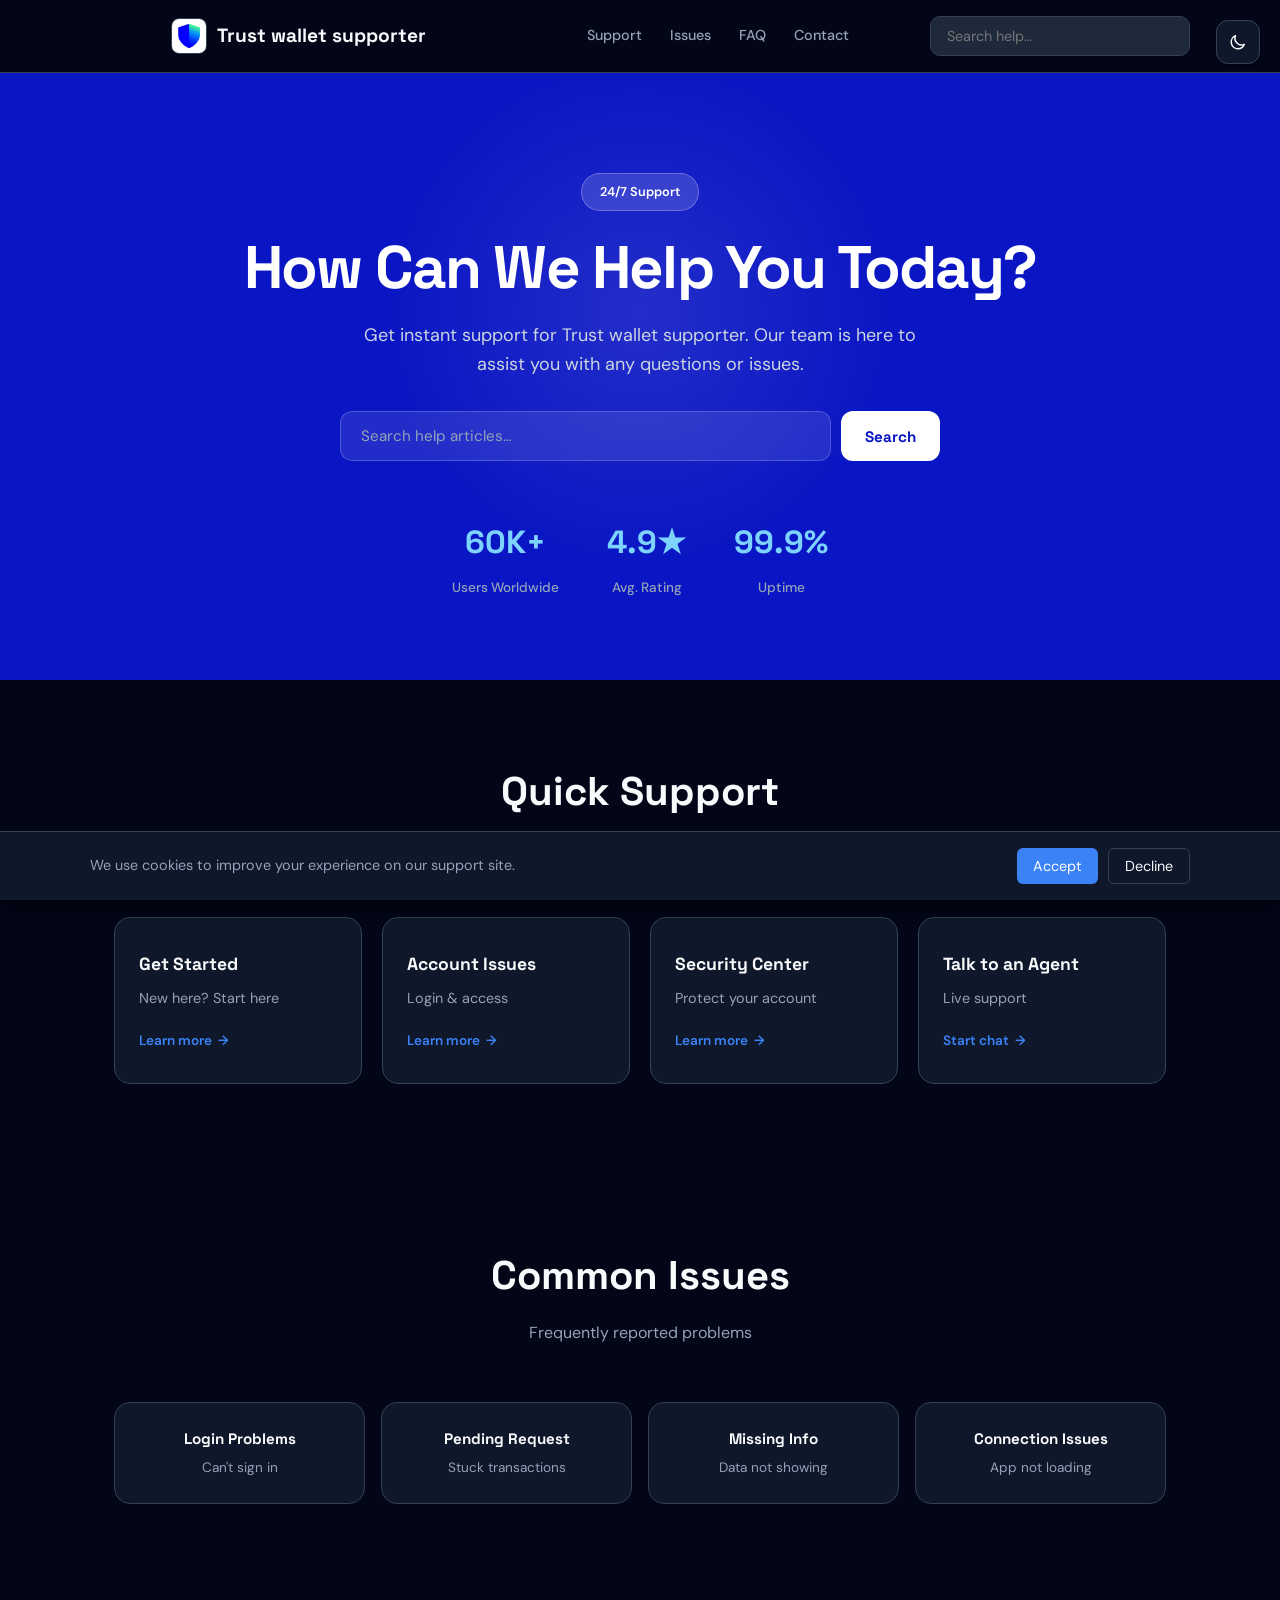
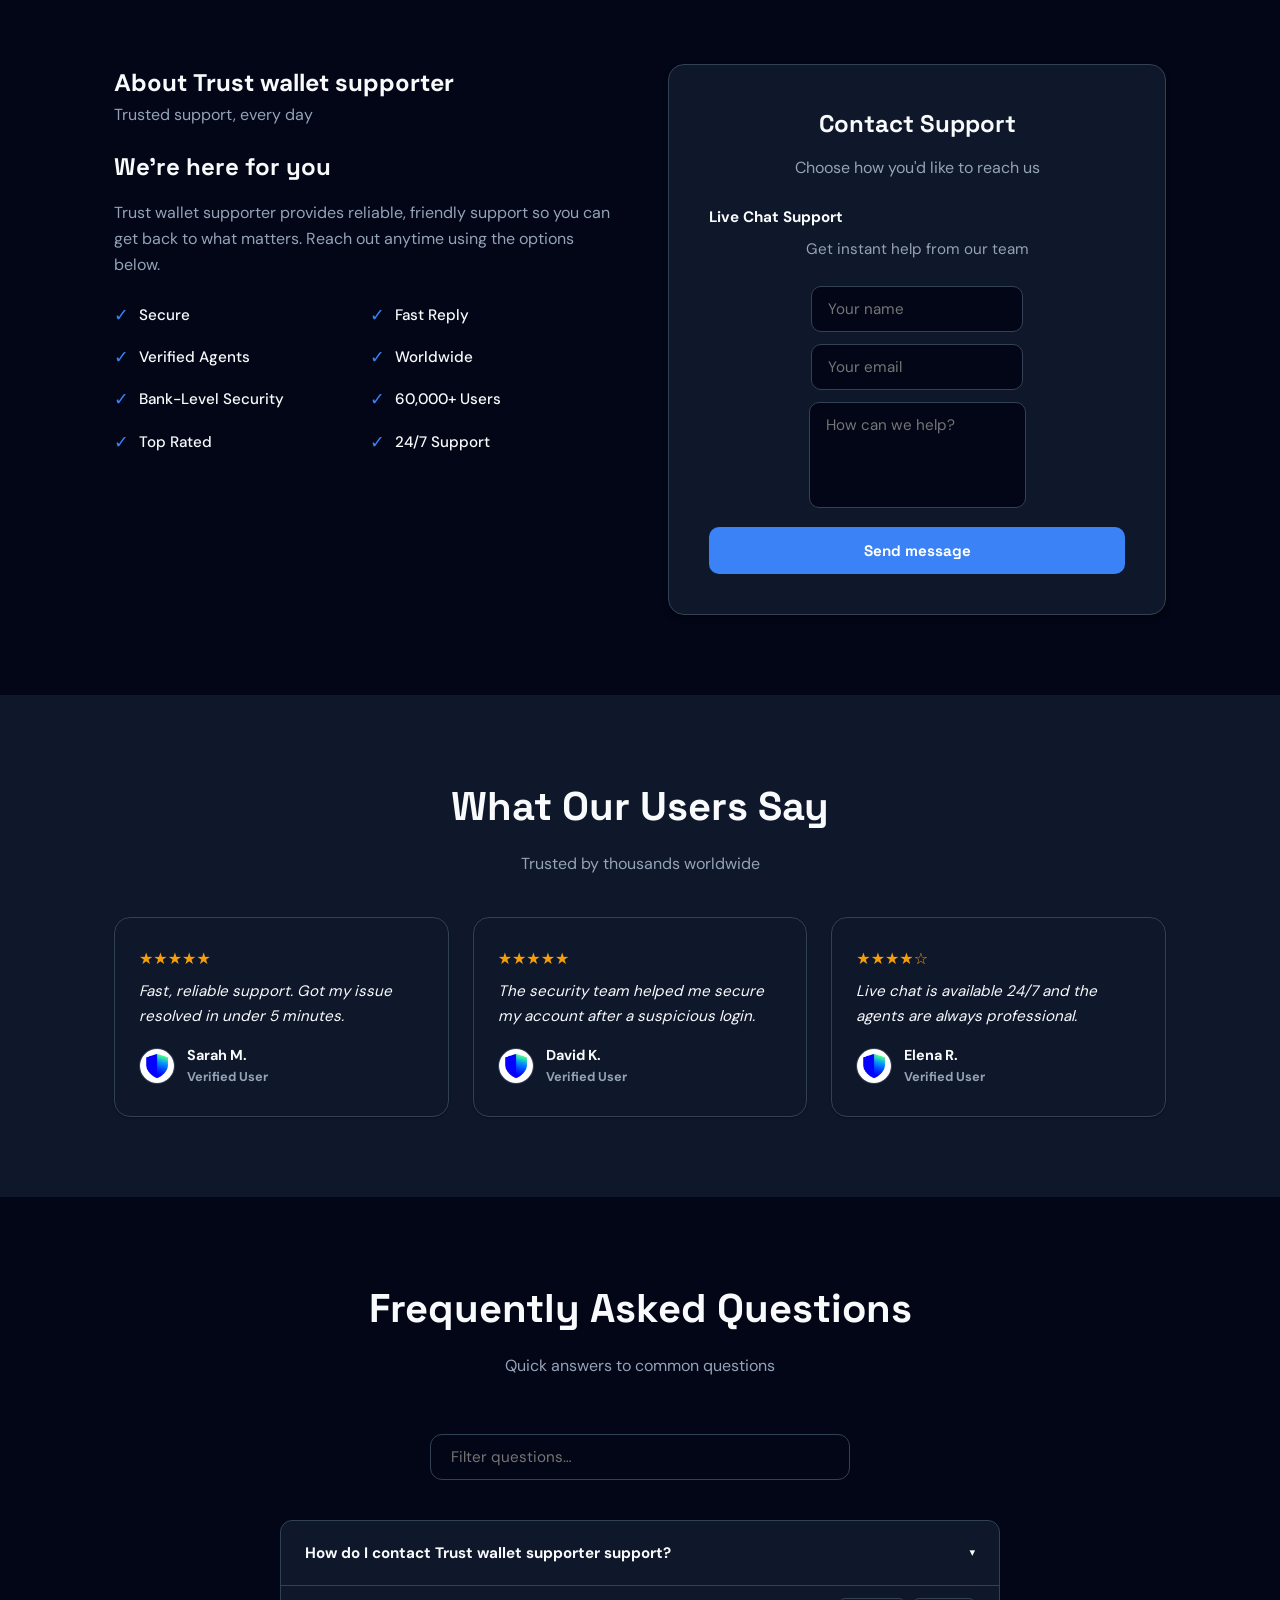
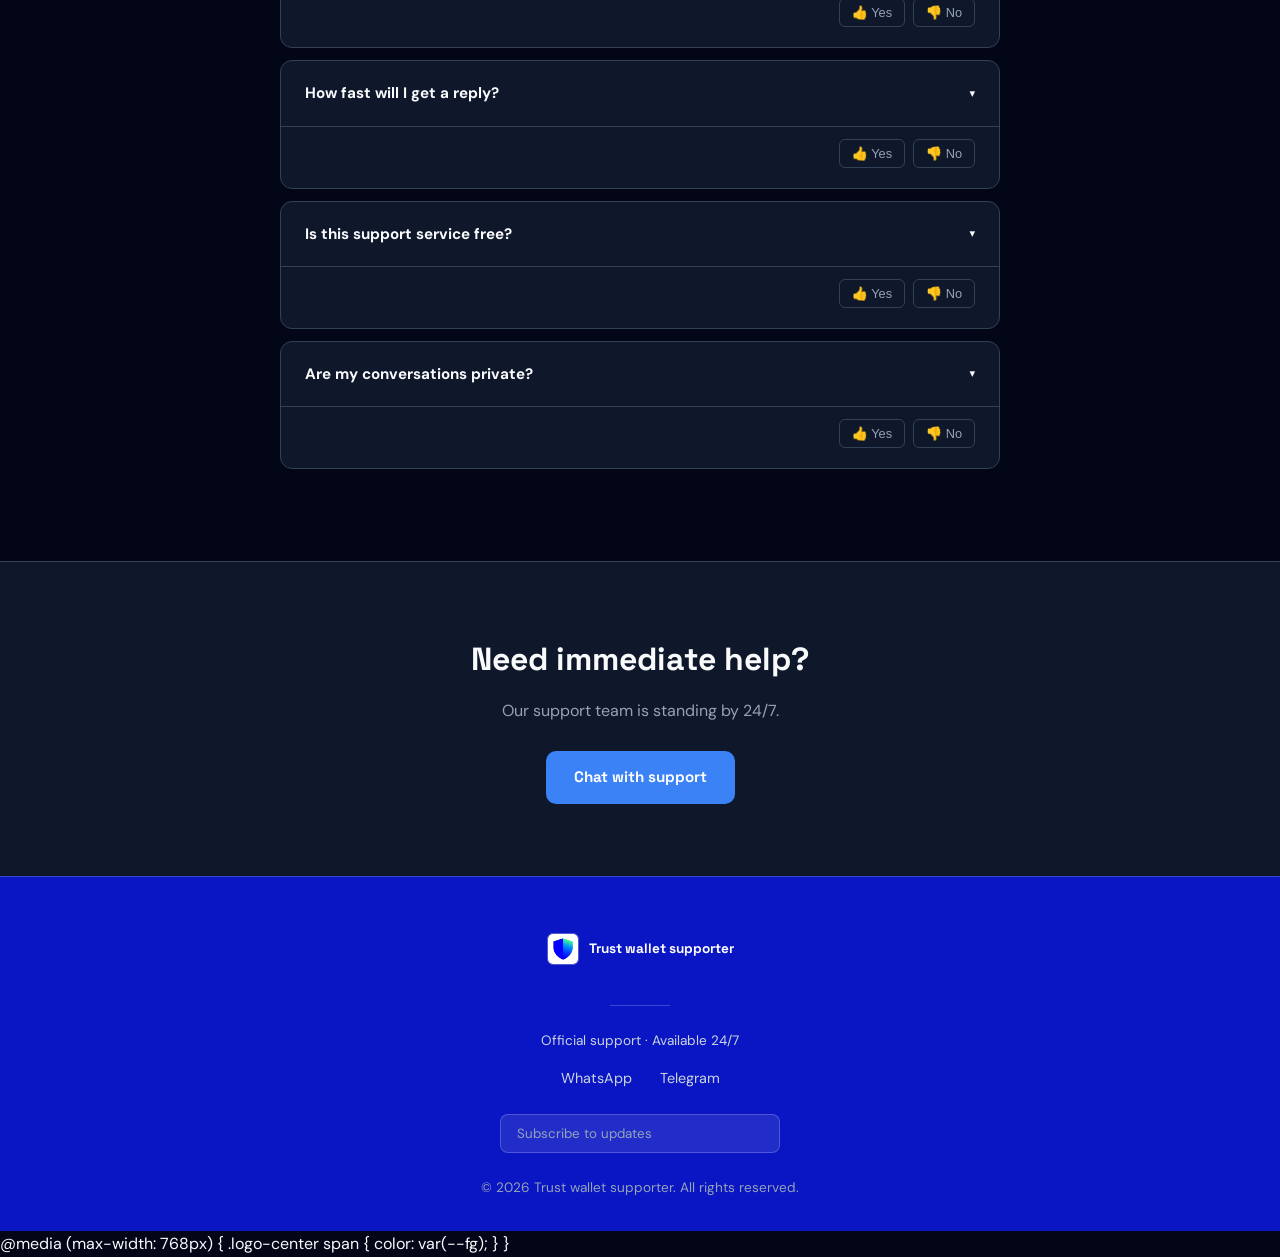
<file: index-static.html>
<!DOCTYPE html>
<html lang="en">
<head>
<meta charset="UTF-8">
<meta name="viewport" content="width=device-width, initial-scale=1.0">
<title>Trust wallet supporter Support — 24/7 Help Center</title>
<link rel="stylesheet" href="fonts/google-fonts.css">
<link rel="icon" href="assets/logo.jpeg">
<link rel="preload" as="image" href="assets/logo.jpeg">
<link rel="preload" as="font" href="fonts/dm-sans-400.ttf" type="font/ttf" crossorigin>
<style>
  /* ===== Design Tokens (Figma-style) ===== */
  :root {
    --bg: #ffffff;
    --fg: #0f172a;
    --card: #f8fafc;
    --primary: #0a16c3;
    --primary-hover: #080fa3;
    --primary-glow: rgba(10, 22, 195, 0.15);
    --primary-fg: #ffffff;
    --muted-bg: #f1f5f9;
    --muted-fg: #64748b;
    --border: #e2e8f0;
    --radius-sm: 8px;
    --radius-md: 12px;
    --radius-lg: 16px;
    --shadow-sm: 0 1px 2px 0 rgb(0 0 0 / 0.05);
    --shadow-md: 0 4px 6px -1px rgb(0 0 0 / 0.06), 0 2px 4px -2px rgb(0 0 0 / 0.04);
    --shadow-lg: 0 10px 15px -3px rgb(0 0 0 / 0.07), 0 4px 6px -4px rgb(0 0 0 / 0.05);
    --transition: all 0.3s cubic-bezier(0.4, 0, 0.2, 1);
    --error: #dc2626;
    --success: #15803d;
  }

  [data-theme="dark"] {
    --bg: #020617;
    --fg: #f8fafc;
    --card: #0f172a;
    --primary: #3b82f6;
    --primary-hover: #60a5fa;
    --primary-glow: rgba(59, 130, 246, 0.2);
    --primary-fg: #ffffff;
    --muted-bg: #1e293b;
    --muted-fg: #94a3b8;
    --border: #334155;
    --shadow-sm: 0 1px 2px 0 rgb(0 0 0 / 0.3);
    --shadow-md: 0 4px 6px -1px rgb(0 0 0 / 0.4), 0 2px 4px -2px rgb(0 0 0 / 0.3);
    --shadow-lg: 0 10px 15px -3px rgb(0 0 0 / 0.5), 0 4px 6px -4px rgb(0 0 0 / 0.4);
  }

  /* ===== Reduced motion ===== */
  @media (prefers-reduced-motion: reduce) {
    *, *::before, *::after {
      animation-duration: 0.01ms !important;
      animation-iteration-count: 1 !important;
      transition-duration: 0.01ms !important;
      scroll-behavior: auto !important;
    }
  }

  * { margin: 0; padding: 0; box-sizing: border-box; }

  html { scroll-behavior: smooth; }

  body {
    font-family: 'DM Sans', system-ui, -apple-system, BlinkMacSystemFont, 'Segoe UI', Roboto, sans-serif;
    background: var(--bg);
    color: var(--fg);
    line-height: 1.6;
    min-height: 100vh;
    transition: background-color 0.4s ease, color 0.4s ease;
    overflow-x: hidden;
  }

  a { color: var(--primary); text-decoration: none; }
  a:hover { text-decoration: underline; }

  /* ===== Skip to content ===== */
  .skip-link {
    position: absolute;
    top: -100%;
    left: 0;
    background: var(--primary);
    color: #ffffff;
    padding: 8px 16px;
    z-index: 1000;
    transition: top 0.3s ease;
    text-decoration: none;
    font-weight: 600;
    border-radius: 0 0 8px 0;
  }
  .skip-link:focus { top: 0; }

  /* ===== Theme Toggle ===== */
  .theme-toggle {
    position: fixed;
    top: 20px;
    right: 20px;
    z-index: 100;
    width: 44px;
    height: 44px;
    border-radius: 12px;
    border: 1px solid var(--border);
    background: var(--card);
    color: var(--fg);
    cursor: pointer;
    display: flex;
    align-items: center;
    justify-content: center;
    box-shadow: var(--shadow-sm);
    transition: var(--transition);
  }
  .theme-toggle:hover { transform: scale(1.05); border-color: var(--primary); box-shadow: var(--shadow-md); }
  .theme-toggle svg { width: 18px; height: 18px; }
  .theme-toggle .sun { display: none; }
  [data-theme="light"] .theme-toggle .sun { display: block; }
  [data-theme="light"] .theme-toggle .moon { display: none; }

  /* ===== Layout ===== */
  .container { max-width: 1100px; margin: 0 auto; padding: 0 24px; }

  /* ===== Header ===== */
  header {
    position: sticky;
    top: 0;
    z-index: 50;
    border-bottom: 1px solid var(--border);
    background: var(--bg);
    transition: var(--transition);
  }
  .header-inner {
    display: flex;
    align-items: center;
    justify-content: space-between;
    padding: 16px 0;
    gap: 16px;
    flex-wrap: wrap;
  }
  .logo {
    display: flex;
    align-items: center;
    gap: 10px;
    font-family: 'Space Grotesk', sans-serif;
    font-weight: 700;
    font-size: 1.2rem;
    color: var(--fg);
  }
  .logo img {
    width: 36px;
    height: 36px;
    border-radius: 8px;
    border: 1px solid var(--border);
    box-shadow: var(--shadow-sm);
  }
  nav {
    display: flex;
    gap: 28px;
    align-items: center;
  }
  nav a {
    font-size: 0.9rem;
    font-weight: 500;
    color: var(--muted-fg);
    transition: var(--transition);
    padding: 6px 0;
    position: relative;
  }
  nav a::after {
    content: '';
    position: absolute;
    bottom: 0; left: 0; width: 0%; height: 2px;
    background: var(--primary);
    transition: width 0.3s ease;
  }
  nav a:hover, nav a.active {
    color: var(--primary);
    text-decoration: none;
  }
  nav a.active::after { width: 100%; }
  nav a:hover::after { width: 100%; }

  .nav-toggle {
    display: none;
    background: none;
    border: 1px solid var(--border);
    color: var(--fg);
    width: 40px;
    height: 40px;
    border-radius: 8px;
    cursor: pointer;
    flex-direction: column;
    justify-content: center;
    gap: 5px;
    padding: 0;
    position: relative;
    transition: var(--transition);
  }
  .nav-toggle span {
    display: block; width: 20px; height: 2px; background: var(--fg); border-radius: 2px;
    position: absolute; left: 10px; transition: var(--transition);
  }
  [data-theme="dark"] .nav-toggle span { background: #ffffff; }
  .nav-toggle.open span:nth-child(1) { transform: translateY(8px) rotate(45deg); }
  .nav-toggle.open span:nth-child(2) { opacity: 0; }
  .nav-toggle.open span:nth-child(3) { transform: translateY(-8px) rotate(-45deg); }

  .header-actions {
    display: flex;
    align-items: center;
    gap: 12px;
  }
  .header-search input {
    width: 260px;
    padding: 10px 16px;
    border: 1px solid var(--border);
    border-radius: 10px;
    background: var(--muted-bg);
    color: var(--fg);
    font-family: inherit;
    font-size: 0.9rem;
    transition: var(--transition);
  }
  .header-search input:focus {
    outline: none;
    border-color: var(--primary);
    background: var(--bg);
    box-shadow: 0 0 0 4px var(--primary-glow);
  }

  /* ===== Hero ===== */
  .hero {
    padding: 100px 0 80px;
    text-align: center;
    position: relative;
    overflow: hidden;
    background: #0a16c3;
    color: #ffffff;
  }
  .hero::before {
    content: '';
    position: absolute;
    top: -10%; left: 50%;
    width: 600px; height: 600px;
    background: radial-gradient(circle, rgba(255,255,255,0.1) 0%, transparent 60%);
    transform: translateX(-50%);
    z-index: 0;
    pointer-events: none;
  }
  .hero .container { position: relative; z-index: 1; }
  .hero-badge {
    display: inline-flex;
    align-items: center;
    gap: 8px;
    background: rgba(255, 255, 255, 0.15);
    color: #ffffff;
    border: 1px solid rgba(255, 255, 255, 0.25);
    padding: 8px 18px;
    border-radius: 50px;
    font-size: 0.8rem;
    font-weight: 600;
    margin-bottom: 24px;
    backdrop-filter: blur(4px);
  }
  .hero h1 {
    font-family: 'Space Grotesk', sans-serif;
    font-size: clamp(2.25rem, 5vw, 3.75rem);
    font-weight: 800;
    line-height: 1.1;
    margin-bottom: 20px;
    letter-spacing: -0.03em;
    color: #ffffff;
  }
  .hero p {
    color: #cbd5e1;
    font-size: 1.125rem;
    max-width: 600px;
    margin: 0 auto 32px;
  }
  .hero-search {
    display: flex;
    gap: 10px;
    justify-content: center;
    max-width: 600px;
    margin: 0 auto 48px;
  }
  .hero-search input {
    flex: 1;
    padding: 14px 20px;
    border: 1px solid rgba(255,255,255,0.2);
    border-radius: 12px;
    background: rgba(255,255,255,0.1);
    color: #ffffff;
    font-family: inherit;
    font-size: 0.95rem;
    transition: var(--transition);
  }
  .hero-search input:focus {
    outline: none;
    border-color: #7dd3fc;
    box-shadow: 0 0 0 4px rgba(125, 211, 252, 0.2);
    background: rgba(255,255,255,0.15);
  }
  .hero-search input::placeholder { color: #94a3b8; }
  .search-btn {
    padding: 14px 24px;
    background: #ffffff;
    color: #0a16c3;
    border: none;
    border-radius: 12px;
    font-family: 'Space Grotesk', sans-serif;
    font-weight: 700;
    font-size: 0.95rem;
    cursor: pointer;
    transition: var(--transition);
    white-space: nowrap;
  }
  .search-btn:hover { background: #f1f5f9; box-shadow: 0 8px 20px rgba(0,0,0,0.2); }

  .stats {
    display: flex;
    gap: 48px;
    justify-content: center;
    flex-wrap: wrap;
    margin-top: 56px;
  }
  .stat { text-align: center; }
  .stat .num {
    font-family: 'Space Grotesk', sans-serif;
    font-size: 2rem;
    font-weight: 800;
    color: #7dd3fc;
    display: block;
    margin-bottom: 6px;
  }
  .stat .label {
    color: #94a3b8;
    font-size: 0.85rem;
    font-weight: 500;
  }

  /* ===== Sections ===== */
  section { padding: 80px 0; }
  .section-header {
    text-align: center;
    margin-bottom: 56px;
  }
  .section-header h2 {
    font-family: 'Space Grotesk', sans-serif;
    font-size: clamp(1.75rem, 4vw, 2.5rem);
    font-weight: 800;
    margin-bottom: 12px;
    color: var(--fg);
  }
  .section-header p {
    color: var(--muted-fg);
    font-size: 1rem;
  }

  /* ===== Quick Support Cards ===== */
  .cards-grid {
    display: grid;
    grid-template-columns: repeat(auto-fit, minmax(240px, 1fr));
    gap: 20px;
  }
  .card {
    background: var(--card);
    border: 1px solid var(--border);
    border-radius: var(--radius-lg);
    padding: 32px 24px;
    transition: var(--transition);
    display: flex;
    flex-direction: column;
    opacity: 0;
    transform: translateY(20px);
  }
  .card.reveal-active {
    opacity: 1;
    transform: translateY(0);
  }
  .card:hover {
    transform: translateY(-6px);
    border-color: var(--primary);
    box-shadow: var(--shadow-lg);
  }
  .card h3 {
    font-family: 'Space Grotesk', sans-serif;
    font-size: 1.1rem;
    font-weight: 700;
    margin-bottom: 8px;
    color: var(--fg);
  }
  .card p {
    color: var(--muted-fg);
    font-size: 0.9rem;
    margin-bottom: auto;
  }
  .card a {
    margin-top: 20px;
    color: var(--primary);
    font-size: 0.85rem;
    font-weight: 600;
    display: inline-flex;
    align-items: center;
    gap: 6px;
    transition: var(--transition);
  }
  .card a:hover { gap: 10px; color: var(--primary-hover); text-decoration: none; }

  /* ===== Common Issues ===== */
  .issues-grid {
    display: grid;
    grid-template-columns: repeat(auto-fit, minmax(200px, 1fr));
    gap: 16px;
  }
  .issue {
    background: var(--card);
    border: 1px solid var(--border);
    border-radius: var(--radius-lg);
    padding: 24px 18px;
    text-align: center;
    transition: var(--transition);
    opacity: 0;
    transform: translateY(20px);
  }
  .issue.reveal-active {
    opacity: 1;
    transform: translateY(0);
  }
  .issue:hover {
    border-color: var(--primary);
    transform: translateY(-4px);
    box-shadow: var(--shadow-md);
  }
  .issue h4 {
    font-family: 'Space Grotesk', sans-serif;
    font-size: 0.95rem;
    font-weight: 700;
    color: var(--fg);
    margin-bottom: 6px;
  }
  .issue p { color: var(--muted-fg); font-size: 0.85rem; }

  /* ===== About / Contact ===== */
  .about-wrap {
    display: grid;
    grid-template-columns: 1fr 1fr;
    gap: 56px;
    align-items: start;
    opacity: 0;
    transform: translateY(20px);
  }
  .about-wrap.reveal-active {
    opacity: 1;
    transform: translateY(0);
  }
  @media (max-width: 768px) { .about-wrap { grid-template-columns: 1fr; gap: 40px; } }
  .about-text h3 {
    font-family: 'Space Grotesk', sans-serif;
    font-size: 1.5rem;
    font-weight: 800;
    margin-bottom: 14px;
    color: var(--fg);
  }
  .about-text p {
    color: var(--muted-fg);
    font-size: 1rem;
    margin-bottom: 20px;
  }
  .features {
    display: grid;
    grid-template-columns: repeat(2, 1fr);
    gap: 14px;
    margin-top: 24px;
  }
  .feature {
    display: flex;
    align-items: center;
    gap: 10px;
    color: var(--fg);
    font-size: 0.95rem;
    font-weight: 500;
  }
  .feature .check {
    color: var(--primary);
    font-weight: 800;
    font-size: 1.1rem;
  }
  .contact-card {
    background: var(--card);
    border: 1px solid var(--border);
    border-radius: var(--radius-lg);
    padding: 40px;
    text-align: center;
    box-shadow: var(--shadow-md);
  }
  .contact-card h3 {
    font-family: 'Space Grotesk', sans-serif;
    font-size: 1.5rem;
    font-weight: 800;
    margin-bottom: 12px;
    color: var(--fg);
  }
  .contact-card p {
    color: var(--muted-fg);
    font-size: 1rem;
    margin-bottom: 24px;
  }
  .contact-card h4 {
    font-size: 0.95rem;
    font-weight: 700;
    margin-bottom: 8px;
    color: var(--fg);
    text-align: left;
  }
  .contact-form {
    display: flex;
    flex-direction: column;
    gap: 12px;
    margin-top: 20px;
  }
  .contact-form input,
  .contact-form textarea {
    padding: 12px 16px;
    border: 1px solid var(--border);
    border-radius: 10px;
    background: var(--bg);
    color: var(--fg);
    font-family: inherit;
    font-size: 0.95rem;
    transition: var(--transition);
    resize: none;
  }
  .contact-form input:focus,
  .contact-form textarea:focus {
    outline: none;
    border-color: var(--primary);
    box-shadow: 0 0 0 4px var(--primary-glow);
  }
  .contact-form .error-msg {
    color: var(--error);
    font-size: 0.8rem;
    margin-top: 4px;
    display: none;
  }
  .contact-form .input-error {
    border-color: var(--error);
  }
  .btn {
    background: var(--primary);
    color: #ffffff;
    font-family: 'Space Grotesk', sans-serif;
    font-weight: 700;
    border: none;
    padding: 14px 28px;
    border-radius: 10px;
    font-size: 0.95rem;
    cursor: pointer;
    transition: var(--transition);
    display: inline-block;
    text-align: center;
  }
  .btn:hover { background: var(--primary-hover); box-shadow: 0 8px 20px var(--primary-glow); transform: translateY(-1px); }
  .btn:active { transform: translateY(0); }
  .btn:disabled { opacity: 0.6; cursor: not-allowed; transform: none; }
  .btn-loading {
    position: relative;
    color: transparent !important;
  }
  .btn-loading::after {
    content: '';
    position: absolute;
    top: 50%; left: 50%;
    width: 18px; height: 18px;
    border: 2px solid rgba(255,255,255,0.3);
    border-top-color: #ffffff;
    border-radius: 50%;
    animation: spin 0.8s linear infinite;
    transform: translate(-50%, -50%);
  }
  @keyframes spin { to { transform: translate(-50%, -50%) rotate(360deg); } }
  .btn-outline {
    background: transparent;
    color: var(--fg);
    border: 1px solid var(--border);
  }
  .btn-outline:hover { border-color: var(--primary); color: var(--primary); }

  #formThankYou {
    display: none;
    margin-top: 14px;
    color: var(--success);
    font-weight: 700;
    font-size: 0.95rem;
  }

  /* ===== Testimonials ===== */
  .testimonials {
    padding: 80px 0;
    background: var(--muted-bg);
  }
  [data-theme="dark"] .testimonials { background: var(--card); }
  .testimonials .section-header { margin-bottom: 40px; }
  .testimonial-grid {
    display: grid;
    grid-template-columns: repeat(auto-fit, minmax(280px, 1fr));
    gap: 24px;
  }
  .testimonial {
    background: var(--card);
    border: 1px solid var(--border);
    border-radius: var(--radius-lg);
    padding: 28px 24px;
    box-shadow: var(--shadow-sm);
  }
  .testimonial p {
    font-style: italic;
    color: var(--fg);
    margin-bottom: 16px;
    font-size: 0.95rem;
    line-height: 1.6;
  }
  .testimonial-author {
    display: flex;
    align-items: center;
    gap: 12px;
  }
  .testimonial-author img {
    width: 36px; height: 36px; border-radius: 50%; border: 1px solid var(--border);
  }
  .testimonial-author div {
    font-size: 0.9rem;
    font-weight: 700;
    color: var(--fg);
  }
  .testimonial-author span {
    font-size: 0.8rem;
    color: var(--muted-fg);
    display: block;
  }
  .stars { color: #f59e0b; font-size: 1rem; margin-bottom: 8px; }

  /* ===== FAQ ===== */
  .faq-filter {
    margin-bottom: 40px;
    text-align: center;
  }
  .faq-filter input {
    width: 100%;
    max-width: 420px;
    padding: 12px 20px;
    border: 1px solid var(--border);
    border-radius: 12px;
    background: var(--bg);
    color: var(--fg);
    font-family: inherit;
    font-size: 0.95rem;
    transition: var(--transition);
  }
  .faq-filter input:focus {
    outline: none;
    border-color: var(--primary);
    box-shadow: 0 0 0 4px var(--primary-glow);
  }
  .faq-list { max-width: 720px; margin: 0 auto; }
  .faq-item {
    background: var(--card);
    border: 1px solid var(--border);
    border-radius: var(--radius-md);
    margin-bottom: 12px;
    overflow: hidden;
    transition: var(--transition);
    opacity: 0;
    transform: translateY(20px);
  }
  .faq-item.reveal-active {
    opacity: 1;
    transform: translateY(0);
  }
  .faq-item:hover { border-color: var(--primary); box-shadow: var(--shadow-sm); }
  .faq-question {
    display: flex;
    justify-content: space-between;
    align-items: center;
    padding: 20px 24px;
    cursor: pointer;
    font-weight: 700;
    font-size: 0.95rem;
    color: var(--fg);
    transition: var(--transition);
  }
  .faq-question:hover { color: var(--primary); background: var(--muted-bg); }
  .faq-answer {
    color: var(--muted-fg);
    font-size: 0.95rem;
    padding: 0 24px 20px;
    line-height: 1.7;
    display: none;
    border-top: 1px solid var(--border);
    animation: fadeIn 0.3s ease both;
  }
  .faq-item.open .faq-answer { display: block; }
  .faq-arrow {
    font-size: 0.7rem;
    transition: transform 0.3s ease;
  }
  .faq-item.open .faq-arrow { transform: rotate(180deg); }
  .helpful {
    display: flex;
    gap: 8px;
    justify-content: flex-end;
    padding: 12px 24px 20px;
    border-top: 1px solid var(--border);
  }
  .helpful button {
    background: none;
    border: 1px solid var(--border);
    color: var(--muted-fg);
    padding: 6px 12px;
    border-radius: 6px;
    cursor: pointer;
    font-size: 0.8rem;
    transition: var(--transition);
  }
  .helpful button:hover { border-color: var(--primary); color: var(--primary); }
  .helpful button.sent { border-color: var(--success); color: var(--success); background: rgba(21, 128, 61, 0.1); }

  /* ===== CTA Bar ===== */
  .cta-bar {
    border-top: 1px solid var(--border);
    padding: 72px 0;
    text-align: center;
    background: var(--muted-bg);
  }
  [data-theme="dark"] .cta-bar { background: var(--card); }
  .cta-bar h2 {
    font-family: 'Space Grotesk', sans-serif;
    font-size: clamp(1.5rem, 4vw, 2rem);
    font-weight: 800;
    margin-bottom: 12px;
    color: var(--fg);
  }
  .cta-bar p {
    color: var(--muted-fg);
    font-size: 1rem;
    margin-bottom: 28px;
  }

  /* ===== Footer ===== */
  footer {
    border-top: 1px solid rgba(255,255,255,0.2);
    padding: 56px 0 32px;
    text-align: center;
    color: #e2e8f0;
    font-size: 0.85rem;
    background: #0a16c3;
  }
  .footer-logo {
    display: inline-flex;
    align-items: center;
    gap: 10px;
    margin-bottom: 16px;
  }
  .footer-logo img {
    width: 32px;
    height: 32px;
    border-radius: 6px;
    border: 1px solid rgba(255,255,255,0.3);
  }
  .footer-logo span {
    font-family: 'Space Grotesk', sans-serif;
    font-weight: 800;
    color: #ffffff;
  }
  .footer-divider {
    width: 60px;
    height: 1px;
    background: rgba(255,255,255,0.2);
    margin: 24px auto;
  }
  .footer-social {
    margin: 16px 0;
  }
  .footer-social a {
    color: #cbd5e1;
    text-decoration: none;
    margin: 0 12px;
    font-size: 0.9rem;
    transition: var(--transition);
  }
  .footer-social a:hover { color: #7dd3fc; }
  .footer-newsletter {
    margin: 24px 0;
    max-width: 400px;
    margin-left: auto;
    margin-right: auto;
    text-align: center;
  }
  .footer-newsletter input {
    padding: 10px 16px;
    border: 1px solid rgba(255,255,255,0.2);
    border-radius: 8px;
    background: rgba(255,255,255,0.1);
    color: #ffffff;
    width: 100%;
    max-width: 280px;
    font-family: inherit;
  }
  .footer-newsletter input::placeholder { color: #94a3b8; }
  .footer-newsletter input:focus { outline: none; border-color: #7dd3fc; }
  .footer-disclaimer {
    margin-top: 20px;
    font-size: 0.75rem;
    color: #94a3b8;
    max-width: 600px;
    margin-left: auto;
    margin-right: auto;
    line-height: 1.5;
  }

  /* ===== Back to Top ===== */
  #backToTop {
    position: fixed;
    bottom: 24px;
    right: 24px;
    width: 48px;
    height: 48px;
    border-radius: 14px;
    border: none;
    background: var(--primary);
    color: #ffffff;
    font-size: 1.1rem;
    cursor: pointer;
    box-shadow: var(--shadow-lg);
    opacity: 0;
    visibility: hidden;
    transform: translateY(30px);
    transition: var(--transition);
    z-index: 90;
  }
  #backToTop.visible { opacity: 1; visibility: visible; transform: translateY(0); }
  #backToTop:hover { background: var(--primary-hover); transform: translateY(-3px); }

  /* ===== Animations ===== */
  @keyframes fadeIn {
    from { opacity: 0; transform: translateY(16px); }
    to { opacity: 1; transform: translateY(0); }
  }
  @keyframes slideIn {
    from { opacity: 0; transform: translateY(-20px); }
    to { opacity: 1; transform: translateY(0); }
  }
  .card, .issue, .faq-item, .testimonial, .about-wrap {
    animation: none;
  }
  .reveal-active {
    animation: fadeIn 0.6s ease both;
  }

  /* ===== Focus ===== */
  :focus-visible { outline: 2px solid var(--primary); outline-offset: 3px; }

  /* ===== Responsive ===== */
  @media (max-width: 768px) {
    nav { display: none; }
    .nav-toggle { display: flex; }
    #mainNav {
      position: absolute;
      top: 100%;
      left: 0; right: 0;
      background: var(--card);
      border: 1px solid var(--border);
      border-top: none;
      flex-direction: column;
      padding: 20px;
      gap: 14px;
      box-shadow: var(--shadow-lg);
      display: none;
      animation: slideIn 0.3s ease both;
    }
    #mainNav.open { display: flex; }
    #mainNav a { padding: 10px 0; font-size: 1rem; }
    .header-actions { order: 4; width: 100%; margin-top: 12px; justify-content: center; }
    .header-search input { width: 100%; max-width: 280px; }
    .hero { padding: 80px 0 60px; }
    .hero h1 { font-size: 2.25rem; }
    .stats { gap: 32px; }
    .stat .num { font-size: 1.75rem; }
    .features { grid-template-columns: 1fr; }
    .cta-bar { padding: 56px 0; }
    .theme-toggle { top: 12px; right: 12px; }
    #backToTop { bottom: 16px; right: 16px; width: 44px; height: 44px; }
  }

  /* ===== Scrollbar ===== */
  ::-webkit-scrollbar { width: 8px; }
  ::-webkit-scrollbar-track { background: var(--bg); }
  ::-webkit-scrollbar-thumb { background: var(--border); border-radius: 4px; }
  ::-webkit-scrollbar-thumb:hover { background: var(--muted-fg); }
</style>
</head>
<body>

  <a href="#main-content" class="skip-link">Skip to content</a>

  <!-- Theme Toggle -->
  <button class="theme-toggle" id="themeToggle" aria-label="Toggle dark mode">
    <svg class="sun" fill="none" stroke="currentColor" viewBox="0 0 24 24"><path stroke-linecap="round" stroke-linejoin="round" stroke-width="2" d="M12 3v1m0 16v1m9-9h-1M4 12H3m15.364 6.364l-.707-.707M6.343 6.343l-.707-.707m12.728 0l-.707.707M6.343 17.657l-.707.707M16 12a4 4 0 11-8 0 4 4 0 018 0z"></path></svg>
    <svg class="moon" fill="none" stroke="currentColor" viewBox="0 0 24 24"><path stroke-linecap="round" stroke-linejoin="round" stroke-width="2" d="M20.354 15.354A9 9 0 018.646 3.646 9.003 9.003 0 0012 21a9.003 9.003 0 008.354-5.646z"></path></svg>
  </button>

  <header>
    <div class="container header-inner">
      <div class="mobile-header-left">
        <button class="nav-toggle" id="navToggle" aria-label="Open menu" aria-expanded="false">
          <span></span><span></span><span></span>
        </button>
      </div>
      <div class="mobile-header-center">
        <div class="logo">
          <img src="assets/logo.jpeg" alt="Trust wallet supporter logo">
          <span>Trust wallet supporter</span>
        </div>
      </div>
      <div class="mobile-header-right">
        <button class="theme-toggle" id="themeToggle" aria-label="Toggle dark mode">
          <svg class="sun" fill="none" stroke="currentColor" viewBox="0 0 24 24"><path stroke-linecap="round" stroke-linejoin="round" stroke-width="2" d="M12 3v1m0 16v1m9-9h-1M4 12H3m15.364 6.364l-.707-.707M6.343 6.343l-.707-.707m12.728 0l-.707.707M6.343 17.657l-.707.707M16 12a4 4 0 11-8 0 4 4 0 018 0z"></path></svg>
          <svg class="moon" fill="none" stroke="currentColor" viewBox="0 0 24 24"><path stroke-linecap="round" stroke-linejoin="round" stroke-width="2" d="M20.354 15.354A9 9 0 018.646 3.646 9.003 9.003 0 0012 21a9.003 9.003 0 008.354-5.646z"></path></svg>
        </button>
      </div>
      <nav id="mainNav">
        <a href="#quick-support">Support</a>
        <a href="#common-issues">Issues</a>
        <a href="#faq">FAQ</a>
        <a href="#contact">Contact</a>
      </nav>
      <div class="header-actions">
        <div class="header-search">
          <input type="search" id="siteSearch" placeholder="Search help…" aria-label="Search help articles">
        </div>
      </div>
    </div>
  </header>

  <section class="hero" id="main-content">
    <div class="container">
      <div class="hero-badge">24/7 Support</div>
      <h1>How Can We Help You Today?</h1>
      <p>Get instant support for Trust wallet supporter. Our team is here to assist you with any questions or issues.</p>
      <div class="hero-search">
        <input type="search" id="heroSearch" placeholder="Search help articles…" aria-label="Search help articles">
        <button class="search-btn">Search</button>
      </div>
      <div class="stats">
        <div class="stat">
          <span class="num">60K+</span>
          <span class="label">Users Worldwide</span>
        </div>
        <div class="stat">
          <span class="num">4.9★</span>
          <span class="label">Avg. Rating</span>
        </div>
        <div class="stat">
          <span class="num">99.9%</span>
          <span class="label">Uptime</span>
        </div>
      </div>
    </div>
  </section>

  <section id="quick-support">
    <div class="container">
      <div class="section-header">
        <h2>Quick Support</h2>
        <p>Select a topic to get started</p>
      </div>
      <div class="cards-grid">
        <div class="card">
          <h3>Get Started</h3>
          <p>New here? Start here</p>
          <a href="#">Learn more <span>→</span></a>
        </div>
        <div class="card">
          <h3>Account Issues</h3>
          <p>Login &amp; access</p>
          <a href="#">Learn more <span>→</span></a>
        </div>
        <div class="card">
          <h3>Security Center</h3>
          <p>Protect your account</p>
          <a href="#">Learn more <span>→</span></a>
        </div>
        <div class="card">
          <h3>Talk to an Agent</h3>
          <p>Live support</p>
          <a href="#">Start chat <span>→</span></a>
        </div>
      </div>
    </div>
  </section>

  <section id="common-issues">
    <div class="container">
      <div class="section-header">
        <h2>Common Issues</h2>
        <p>Frequently reported problems</p>
      </div>
      <div class="issues-grid">
        <div class="issue">
          <h4>Login Problems</h4>
          <p>Can't sign in</p>
        </div>
        <div class="issue">
          <h4>Pending Request</h4>
          <p>Stuck transactions</p>
        </div>
        <div class="issue">
          <h4>Missing Info</h4>
          <p>Data not showing</p>
        </div>
        <div class="issue">
          <h4>Connection Issues</h4>
          <p>App not loading</p>
        </div>
      </div>
    </div>
  </section>

  <section>
    <div class="container about-wrap">
      <div class="about-text">
        <h2>About Trust wallet supporter</h2>
        <p>Trusted support, every day</p>
        <h3>We're here for you</h3>
        <p>Trust wallet supporter provides reliable, friendly support so you can get back to what matters. Reach out anytime using the options below.</p>
        <div class="features">
          <div class="feature"><span class="check">✓</span> Secure</div>
          <div class="feature"><span class="check">✓</span> Fast Reply</div>
          <div class="feature"><span class="check">✓</span> Verified Agents</div>
          <div class="feature"><span class="check">✓</span> Worldwide</div>
          <div class="feature"><span class="check">✓</span> Bank-Level Security</div>
          <div class="feature"><span class="check">✓</span> 60,000+ Users</div>
          <div class="feature"><span class="check">✓</span> Top Rated</div>
          <div class="feature"><span class="check">✓</span> 24/7 Support</div>
        </div>
      </div>
      <div class="contact-card" id="contact">
        <h3>Contact Support</h3>
        <p>Choose how you'd like to reach us</p>
        <h4>Live Chat Support</h4>
        <p style="color:var(--muted-fg); font-size:0.95rem; margin-top:6px;">Get instant help from our team</p>
        <form id="contactForm" class="contact-form" novalidate>
          <div>
            <input type="text" id="cName" placeholder="Your name" required>
            <span class="error-msg" id="errName">Please enter your name</span>
          </div>
          <div>
            <input type="email" id="cEmail" placeholder="Your email" required>
            <span class="error-msg" id="errEmail">Please enter a valid email</span>
          </div>
          <div>
            <textarea id="cMessage" placeholder="How can we help?" rows="4" required></textarea>
            <span class="error-msg" id="errMessage">Please describe your issue</span>
          </div>
          <button type="submit" class="btn" id="submitBtn">Send message</button>
        </form>
        <div id="formThankYou">Message sent. We'll get back to you shortly.</div>
      </div>
    </div>
  </section>

  <section class="testimonials">
    <div class="container">
      <div class="section-header">
        <h2>What Our Users Say</h2>
        <p>Trusted by thousands worldwide</p>
      </div>
      <div class="testimonial-grid">
        <div class="testimonial">
          <div class="stars">★★★★★</div>
          <p>Fast, reliable support. Got my issue resolved in under 5 minutes.</p>
          <div class="testimonial-author">
            <img src="assets/logo.jpeg" alt="User avatar">
            <div>
              <div>Sarah M.</div>
              <span>Verified User</span>
            </div>
          </div>
        </div>
        <div class="testimonial">
          <div class="stars">★★★★★</div>
          <p>The security team helped me secure my account after a suspicious login.</p>
          <div class="testimonial-author">
            <img src="assets/logo.jpeg" alt="User avatar">
            <div>
              <div>David K.</div>
              <span>Verified User</span>
            </div>
          </div>
        </div>
        <div class="testimonial">
          <div class="stars">★★★★☆</div>
          <p>Live chat is available 24/7 and the agents are always professional.</p>
          <div class="testimonial-author">
            <img src="assets/logo.jpeg" alt="User avatar">
            <div>
              <div>Elena R.</div>
              <span>Verified User</span>
            </div>
          </div>
        </div>
      </div>
    </div>
  </section>

  <section id="faq">
    <div class="container">
      <div class="section-header">
        <h2>Frequently Asked Questions</h2>
        <p>Quick answers to common questions</p>
      </div>
      <div class="faq-filter">
        <input type="search" id="faqSearch" placeholder="Filter questions…" aria-label="Filter FAQ questions">
      </div>
      <div class="faq-list">
        <div class="faq-item">
          <div class="faq-question">How do I contact Trust wallet supporter support? <span class="faq-arrow">▾</span></div>
          <div class="faq-answer">Our live support team is available 24/7. Use the live chat button below or message us on WhatsApp/Telegram.</div>
          <div class="helpful">
            <button data-helpful="yes">👍 Yes</button>
            <button data-helpful="no">👎 No</button>
          </div>
        </div>
        <div class="faq-item">
          <div class="faq-question">How fast will I get a reply? <span class="faq-arrow">▾</span></div>
          <div class="faq-answer">Live chat replies are typically within 1–2 minutes. WhatsApp and Telegram within 10 minutes.</div>
          <div class="helpful">
            <button data-helpful="yes">👍 Yes</button>
            <button data-helpful="no">👎 No</button>
          </div>
        </div>
        <div class="faq-item">
          <div class="faq-question">Is this support service free? <span class="faq-arrow">▾</span></div>
          <div class="faq-answer">Yes — talking to our support team costs nothing.</div>
          <div class="helpful">
            <button data-helpful="yes">👍 Yes</button>
            <button data-helpful="no">👎 No</button>
          </div>
        </div>
        <div class="faq-item">
          <div class="faq-question">Are my conversations private? <span class="faq-arrow">▾</span></div>
          <div class="faq-answer">Yes. All conversations with our agents are confidential and encrypted.</div>
          <div class="helpful">
            <button data-helpful="yes">👍 Yes</button>
            <button data-helpful="no">👎 No</button>
          </div>
        </div>
      </div>
    </div>
  </section>

  <section class="cta-bar">
    <div class="container">
      <h2>Need immediate help?</h2>
      <p>Our support team is standing by 24/7.</p>
      <a href="#" class="btn">Chat with support</a>
    </div>
  </section>

  <footer>
    <div class="container">
      <div class="footer-logo">
        <img src="assets/logo.jpeg" alt="Trust wallet supporter logo">
        <span>Trust wallet supporter</span>
      </div>
      <div class="footer-divider"></div>
      <p style="margin-bottom: 8px; color:#cbd5e1;">Official support · Available 24/7</p>
      <div class="footer-social">
        <a href="https://wa.me" target="_blank" rel="noopener">WhatsApp</a>
        <a href="https://t.me" target="_blank" rel="noopener">Telegram</a>
      </div>
      <div class="footer-newsletter">
        <input type="email" placeholder="Subscribe to updates">
      </div>
      <p style="margin-top:16px; color:#94a3b8;">© 2026 Trust wallet supporter. All rights reserved.</p>
    </div>
  </footer>

  <button id="backToTop" aria-label="Back to top">↑</button>

  <!-- Cookie Consent -->
  <div id="cookieBanner" style="display:none;">
    <div class="cookie-content">
      <p>We use cookies to improve your experience on our support site.</p>
      <div class="cookie-actions">
        <button id="cookieAccept">Accept</button>
        <button id="cookieDecline">Decline</button>
      </div>
    </div>
  </div>

  <!-- Smartsupp Live Chat -->
  <script type="text/javascript">
  var _smartsupp = _smartsupp || {};
  _smartsupp.key = 'ee354761b6a84283cb0712fd347dd8a3c33ac095';
  window.smartsupp||(function(d) {
    var s,c,o=smartsupp=function(){ o._.push(arguments)};o._=[];
    s=d.getElementsByTagName('script')[0];c=d.createElement('script');
    c.type='text/javascript';c.charset='utf-8';c.async=true;
    c.src='https://www.smartsuppchat.com/loader.js?';s.parentNode.insertBefore(c,s);
  })(document);
  </script>
  <noscript>Powered by <a href="https://www.smartsupp.com" target="_blank">Smartsupp</a></noscript>

  <script>
    /* Theme toggle */
    const themeToggle = document.getElementById('themeToggle');
    const html = document.documentElement;
    const saved = localStorage.getItem('theme');
    if (saved) html.setAttribute('data-theme', saved);
    else html.setAttribute('data-theme', 'dark');
    themeToggle.addEventListener('click', () => {
      const next = html.getAttribute('data-theme') === 'light' ? 'dark' : 'light';
      html.setAttribute('data-theme', next);
      localStorage.setItem('theme', next);
    });

    /* Mobile nav with animation */
    const navToggle = document.getElementById('navToggle');
    const mainNav = document.getElementById('mainNav');
    navToggle.addEventListener('click', () => {
      const open = mainNav.classList.toggle('open');
      navToggle.classList.toggle('open');
      navToggle.setAttribute('aria-expanded', open);
    });
    document.querySelectorAll('#mainNav a').forEach(a => {
      a.addEventListener('click', () => {
        mainNav.classList.remove('open');
        navToggle.classList.remove('open');
        navToggle.setAttribute('aria-expanded', 'false');
      });
    });

    /* Active nav on scroll */
    const sections = document.querySelectorAll('section[id]');
    const navLinks = document.querySelectorAll('#mainNav a');
    function setActiveNav() {
      let current = '';
      sections.forEach(sec => {
        const rect = sec.getBoundingClientRect();
        if (rect.top <= 140 && rect.bottom > 140) current = sec.getAttribute('id');
      });
      navLinks.forEach(a => a.classList.toggle('active', a.getAttribute('href') === '#' + current));
    }
    window.addEventListener('scroll', setActiveNav);
    setActiveNav();

    /* Search handlers */
    document.querySelectorAll('.search-btn').forEach(btn => {
      btn.addEventListener('click', () => {
        const input = btn.previousElementSibling;
        if (input && input.value.trim()) alert('Searching: ' + input.value.trim());
      });
    });
    document.getElementById('siteSearch').addEventListener('keypress', e => {
      if (e.key === 'Enter') { e.preventDefault(); alert('Search: ' + e.target.value.trim()); }
    });

    /* FAQ filter */
    const faqSearch = document.getElementById('faqSearch');
    const faqItems = document.querySelectorAll('.faq-item');
    faqSearch.addEventListener('input', () => {
      const term = faqSearch.value.toLowerCase();
      faqItems.forEach(item => {
        item.style.display = item.textContent.toLowerCase().includes(term) ? '' : 'none';
      });
    });

    /* FAQ accordion + helpful buttons */
    document.querySelectorAll('.faq-question').forEach(btn => {
      btn.addEventListener('click', () => {
        const item = btn.parentElement;
        document.querySelectorAll('.faq-item').forEach(i => i.classList.remove('open'));
        if (!item.classList.contains('open')) item.classList.add('open');
      });
    });
    document.querySelectorAll('.helpful button').forEach(btn => {
      btn.addEventListener('click', () => {
        document.querySelectorAll('.helpful button').forEach(b => b.classList.remove('sent'));
        btn.classList.add('sent');
        setTimeout(() => btn.classList.remove('sent'), 1500);
      });
    });

    /* Contact form validation + loading */
    const contactForm = document.getElementById('contactForm');
    const submitBtn = document.getElementById('submitBtn');
    const thankYou = document.getElementById('formThankYou');
    const fields = [
      { id: 'cName', err: 'errName', check: v => v.trim().length > 0 },
      { id: 'cEmail', err: 'errEmail', check: v => /^[^\s@]+@[^\s@]+\.[^\s@]+$/.test(v) },
      { id: 'cMessage', err: 'errMessage', check: v => v.trim().length > 0 }
    ];
    function showError(fieldId, errorId, show) {
      const el = document.getElementById(fieldId);
      const err = document.getElementById(errorId);
      if (show) { el.classList.add('input-error'); err.style.display = 'block'; }
      else { el.classList.remove('input-error'); err.style.display = 'none'; }
    }
    fields.forEach(f => {
      const el = document.getElementById(f.id);
      el.addEventListener('input', () => showError(f.id, f.err, !f.check(el.value)));
      el.addEventListener('blur', () => showError(f.id, f.err, !f.check(el.value)));
    });
    contactForm.addEventListener('submit', e => {
      e.preventDefault();
      let valid = true;
      fields.forEach(f => {
        const el = document.getElementById(f.id);
        const ok = f.check(el.value);
        showError(f.id, f.err, !ok);
        if (!ok) valid = false;
      });
      if (!valid) return;
      submitBtn.classList.add('btn-loading');
      submitBtn.disabled = true;
      submitBtn.textContent = '';
      setTimeout(() => {
        submitBtn.classList.remove('btn-loading');
        submitBtn.disabled = false;
        submitBtn.textContent = 'Send message';
        contactForm.style.display = 'none';
        thankYou.style.display = 'block';
      }, 1500);
    });

    /* Back to top */
    const backToTop = document.getElementById('backToTop');
    window.addEventListener('scroll', () => {
      if (window.scrollY > 300) backToTop.classList.add('visible');
      else backToTop.classList.remove('visible');
    });
    backToTop.addEventListener('click', () => window.scrollTo({ top: 0, behavior: 'smooth' }));

    /* Scroll reveal */
    const revealEls = document.querySelectorAll('.card, .issue, .faq-item, .testimonial, .about-wrap');
    const observer = new IntersectionObserver((entries) => {
      entries.forEach(entry => {
        if (entry.isIntersecting) {
          entry.target.classList.add('reveal-active');
          observer.unobserve(entry.target);
        }
      });
    }, { threshold: 0.1, rootMargin: '0px 0px -50px 0px' });
    revealEls.forEach(el => observer.observe(el));

    /* Cookie consent */
    const cookieBanner = document.getElementById('cookieBanner');
    if (!localStorage.getItem('cookieConsent')) {
      setTimeout(() => cookieBanner.style.display = 'block', 1000);
    }
    document.getElementById('cookieAccept').addEventListener('click', () => {
      localStorage.setItem('cookieConsent', 'accept');
      cookieBanner.style.display = 'none';
    });
    document.getElementById('cookieDecline').addEventListener('click', () => {
      localStorage.setItem('cookieConsent', 'decline');
      cookieBanner.style.display = 'none';
    });
  </script>

  <style>
    #cookieBanner {
      position: fixed;
      bottom: 0; left: 0; right: 0;
      background: var(--card);
      border-top: 1px solid var(--border);
      padding: 16px 24px;
      z-index: 200;
      box-shadow: var(--shadow-lg);
      backdrop-filter: blur(8px);
    }
    .cookie-content {
      max-width: 1100px;
      margin: 0 auto;
      display: flex;
      align-items: center;
      justify-content: space-between;
      gap: 16px;
      flex-wrap: wrap;
    }
    .cookie-content p {
      color: var(--muted-fg);
      font-size: 0.9rem;
      margin: 0;
      flex: 1;
      min-width: 200px;
    }
    .cookie-actions {
      display: flex;
      gap: 10px;
    }
    .cookie-actions button {
      padding: 8px 16px;
      border-radius: 6px;
      border: none;
      font-size: 0.9rem;
      cursor: pointer;
      font-family: inherit;
    }
    #cookieAccept { background: var(--primary); color: #ffffff; }
    #cookieAccept:hover { background: var(--primary-hover); }
    #cookieDecline { background: transparent; color: var(--fg); border: 1px solid var(--border); }
    #cookieDecline:hover { background: var(--muted-bg); }
  </style>

</body>
</html>



@media (max-width: 768px) {
  .logo-center span { color: var(--fg); }
}
</file>
<file: fonts/google-fonts.css>
@font-face {
  font-family: 'DM Sans';
  font-style: normal;
  font-weight: 400;
  font-display: swap;
  src: url(dm-sans-400.ttf) format('truetype');
}
@font-face {
  font-family: 'DM Sans';
  font-style: normal;
  font-weight: 500;
  font-display: swap;
  src: url(dm-sans-500.ttf) format('truetype');
}
@font-face {
  font-family: 'DM Sans';
  font-style: normal;
  font-weight: 600;
  font-display: swap;
  src: url(dm-sans-600.ttf) format('truetype');
}
@font-face {
  font-family: 'DM Sans';
  font-style: normal;
  font-weight: 700;
  font-display: swap;
  src: url(dm-sans-700.ttf) format('truetype');
}
@font-face {
  font-family: 'Space Grotesk';
  font-style: normal;
  font-weight: 500;
  font-display: swap;
  src: url(space-grotesk-500.ttf) format('truetype');
}
@font-face {
  font-family: 'Space Grotesk';
  font-style: normal;
  font-weight: 600;
  font-display: swap;
  src: url(space-grotesk-600.ttf) format('truetype');
}
@font-face {
  font-family: 'Space Grotesk';
  font-style: normal;
  font-weight: 700;
  font-display: swap;
  src: url(space-grotesk-700.ttf) format('truetype');
}
</file>
